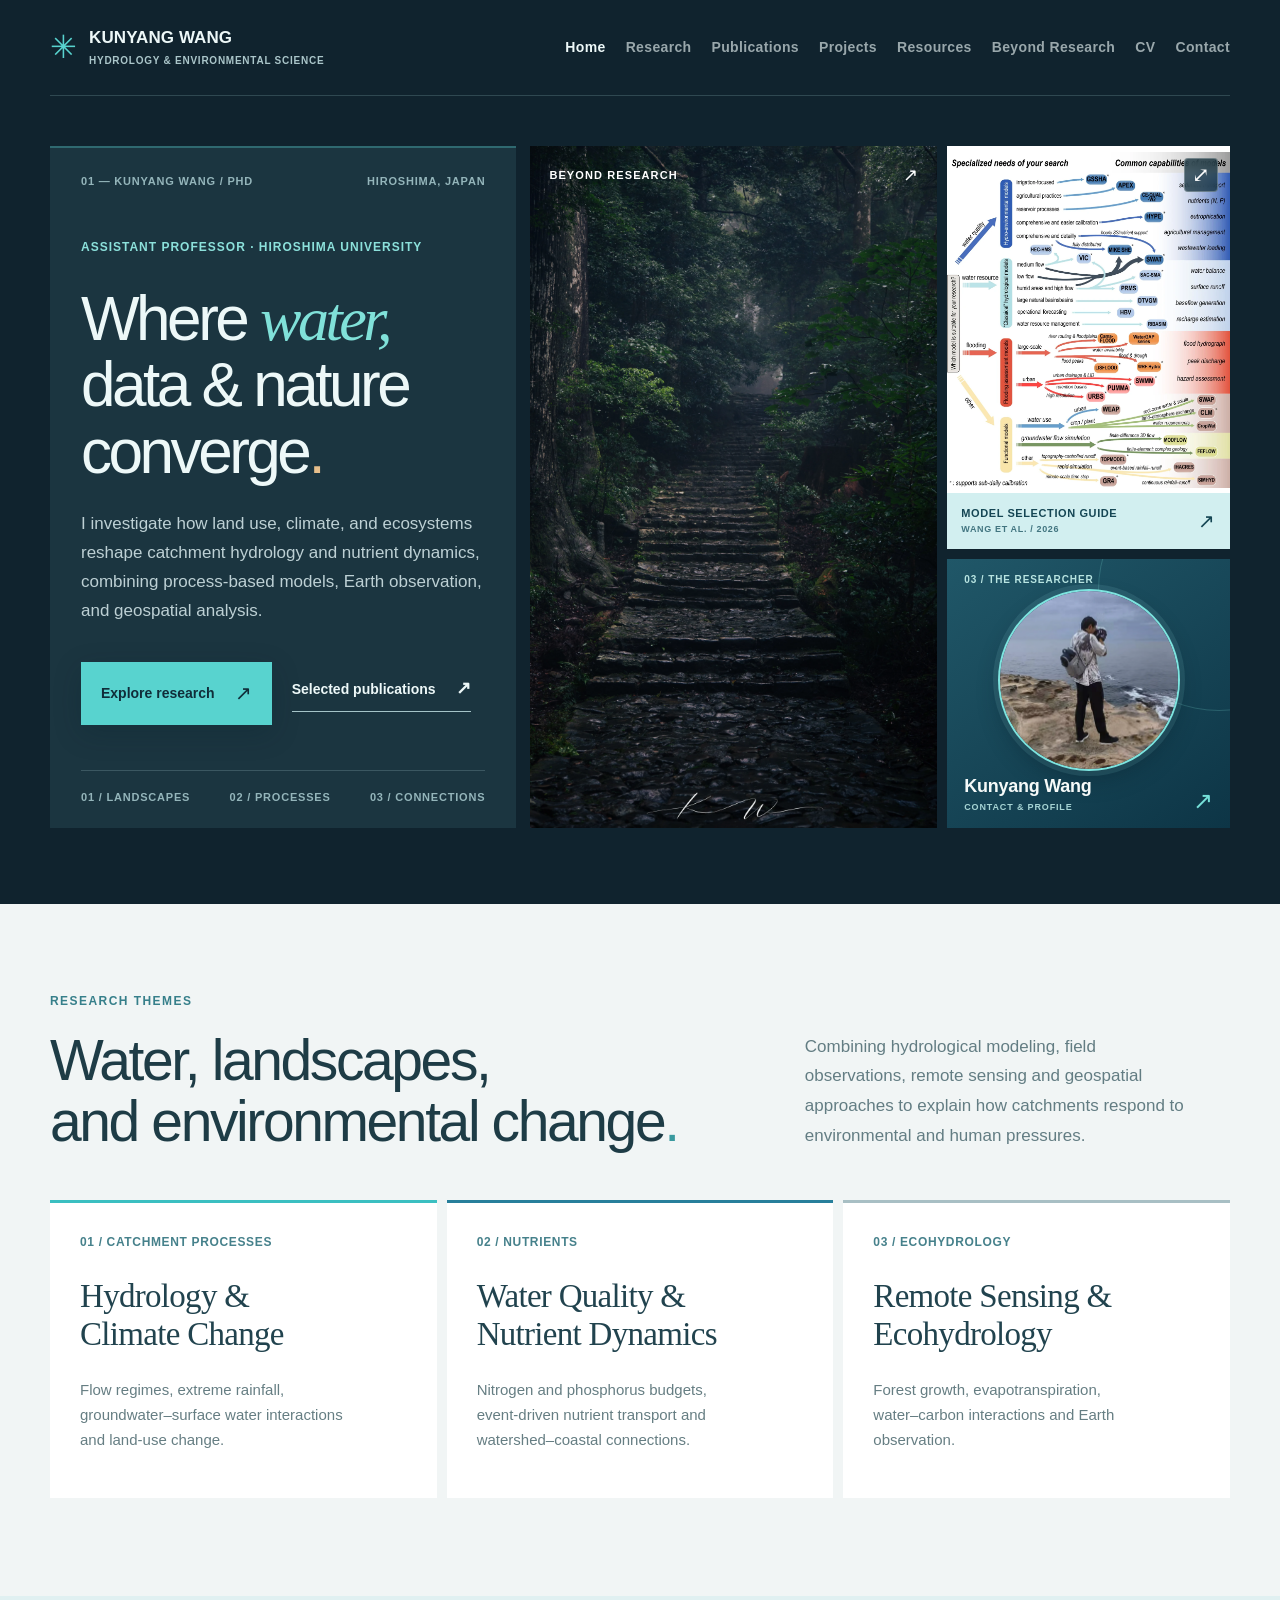
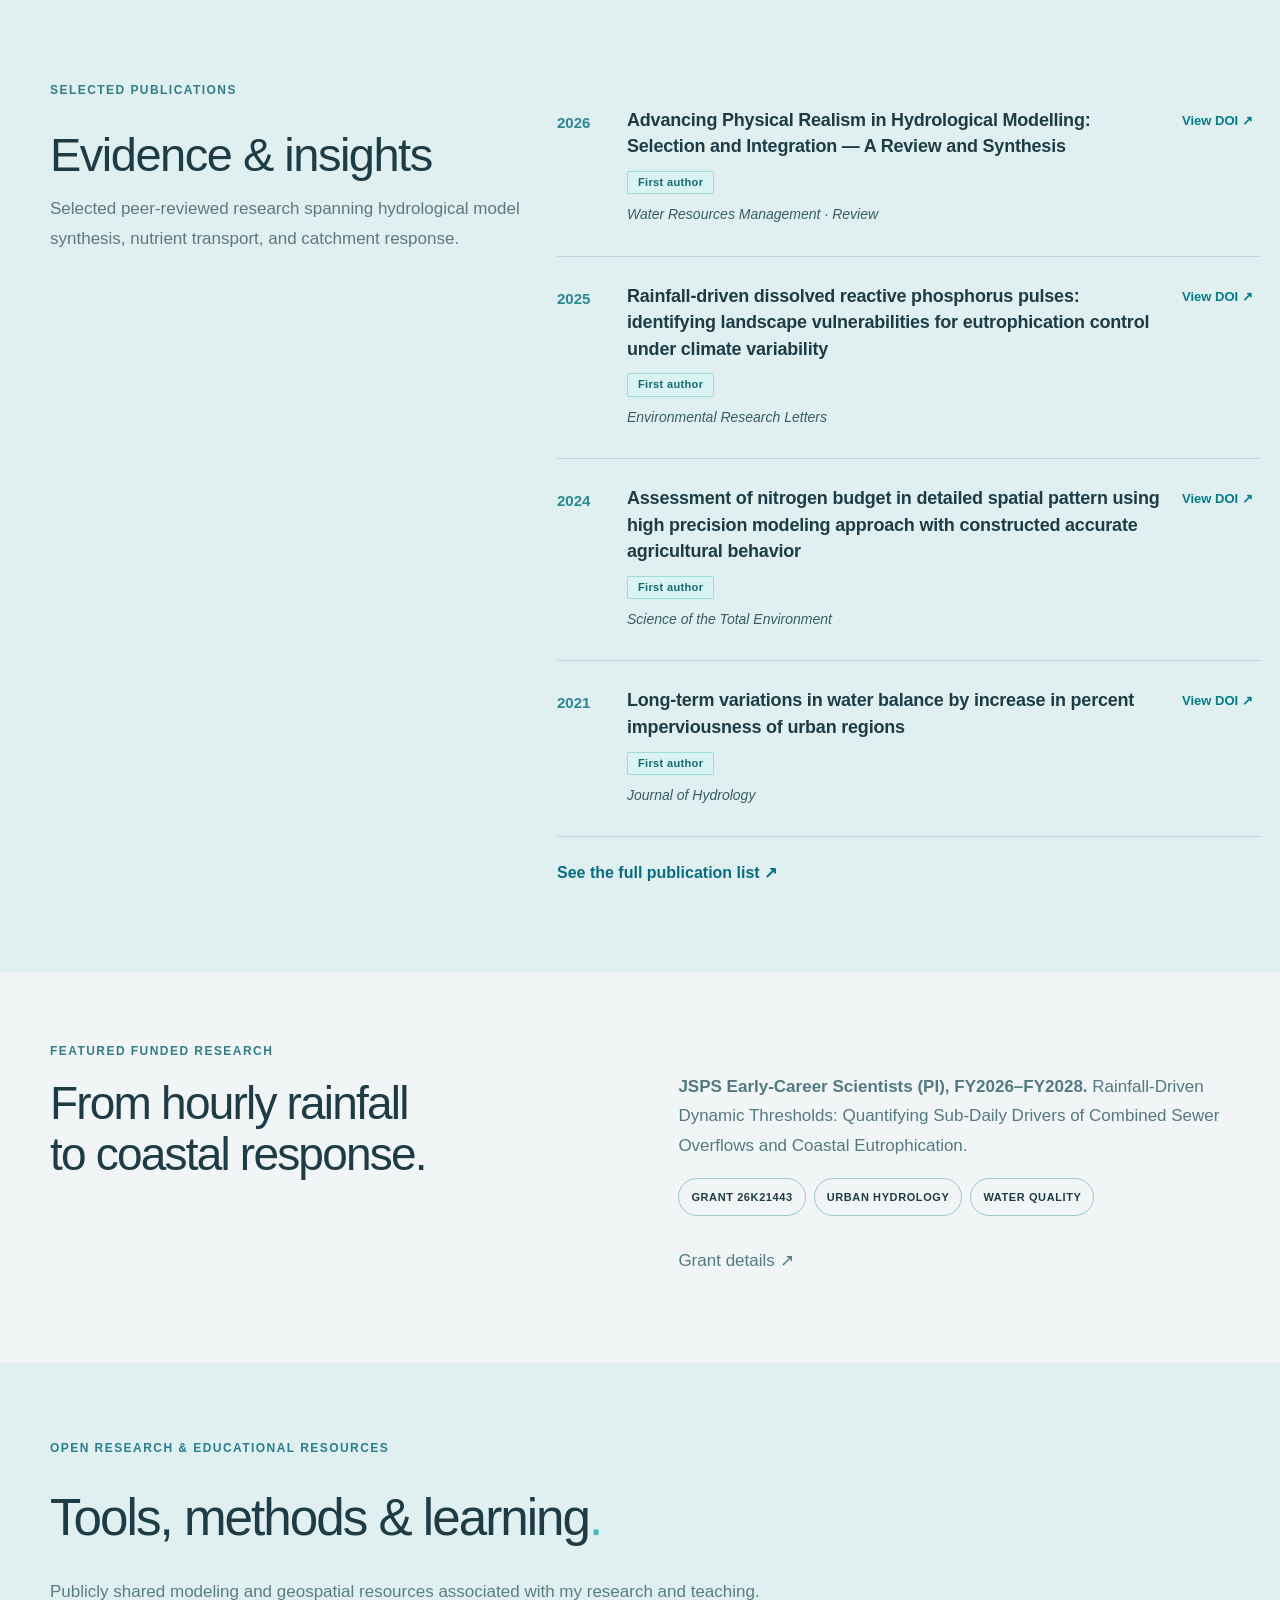
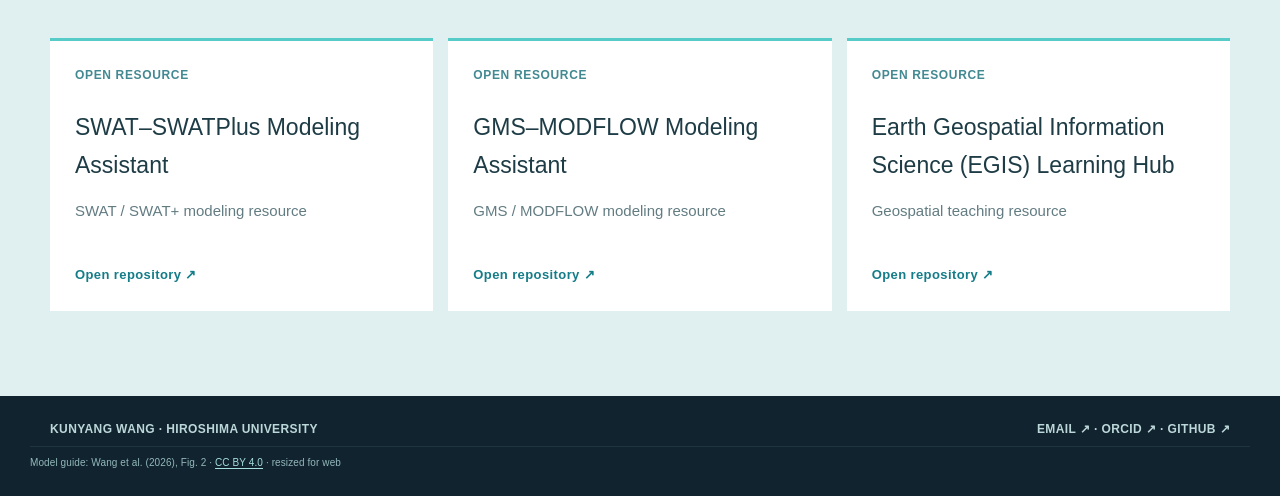
<file: index.html>
<!DOCTYPE html>

<html lang="en"><head><meta charset="utf-8"/><meta content="width=device-width,initial-scale=1" name="viewport"/><meta content="Academic website of Kunyang Wang, Assistant Professor at Hiroshima University. Hydrology, water quality, remote sensing, and environmental modeling." name="description"/><title>Research Atlas | Kunyang Wang</title><link href="assets/base.css" rel="stylesheet"/><link href="assets/c-turquoise.css" rel="stylesheet"/><link href="assets/academic.css" rel="stylesheet"/><link href="assets/typography-v3.css" rel="stylesheet"/><link href="assets/photography-v4.css" rel="stylesheet"/><link href="assets/hero-photo-v5.css" rel="stylesheet"/><link href="assets/hero-grid-v6.css" rel="stylesheet"/><link href="assets/model-guide-v7.css" rel="stylesheet"/><link href="assets/portrait-tile-v9.css" rel="stylesheet"/></head><body><div class="top-shell" id="home"><header class="wrap site-nav"><a class="logo" href="index.html"><span class="logo-symbol">✳</span><span class="logo-words">KUNYANG WANG<small>HYDROLOGY &amp; ENVIRONMENTAL SCIENCE</small></span></a><nav aria-label="Main navigation" class="navlinks"><a class="active" href="index.html">Home</a><a href="index.html#research">Research</a><a href="publications.html">Publications</a><a href="projects.html">Projects</a><a href="resources.html">Resources</a><a href="beyond-research.html">Beyond Research</a><a href="cv.html">CV</a><a href="contact.html">Contact</a></nav></header>
<section class="hero wrap"><div class="hero-left"><div class="eyebrow"><span>01 — KUNYANG WANG / PHD</span><span>HIROSHIMA, JAPAN</span></div><div class="left-inner"><div class="tiny-caps">ASSISTANT PROFESSOR · HIROSHIMA UNIVERSITY</div><h1>Where <span>water,</span><br/>data &amp; nature<br/>converge<span class="stop">.</span></h1><p>I investigate how land use, climate, and ecosystems reshape catchment hydrology and nutrient dynamics, combining process-based models, Earth observation, and geospatial analysis.</p><div class="actions"><a class="primary" href="#research">Explore research <span>↗</span></a><a class="secondary" href="publications.html">Selected publications <span>↗</span></a></div></div><div class="left-bottom"><span>01 / LANDSCAPES</span><span>02 / PROCESSES</span><span>03 / CONNECTIONS</span></div></div><div class="hero-board"><a aria-label="Explore photography by Kunyang Wang" class="photo-tile" href="beyond-research.html"><img alt="A stone staircase rises through a dark green forest toward soft light; photograph by Kunyang Wang." decoding="async" fetchpriority="high" height="3840" loading="eager" src="photos/albums/kumano-kodo/01-mg-9178-1.webp" width="2560"/><div class="image-top">BEYOND RESEARCH<span>↗</span></div></a><figure class="map-tile model-guide-tile">
<a aria-label="Read Wang et al. (2026) review: Advancing Physical Realism in Hydrological Modelling" class="model-guide-link" href="https://doi.org/10.1007/s11269-026-04534-1" rel="noopener noreferrer" target="_blank"><img alt="Hydrological model-selection flowchart matching specialized research needs with model capabilities; from Wang et al. (2026), Figure 2." decoding="async" height="1307" loading="eager" src="assets/wang-et-al-2026-model-selection.webp" width="1100"/><span class="model-guide-caption"><span><strong>MODEL SELECTION GUIDE</strong><small>WANG ET AL. / 2026</small></span><b aria-hidden="true">↗</b></span></a>
<a aria-label="Open the full-resolution model selection figure in a new tab" class="model-guide-zoom" href="assets/wang-et-al-2026-model-selection-full.jpg" rel="noopener noreferrer" target="_blank" title="View full figure">⤢</a>
</figure><a aria-label="About Kunyang Wang — visit the Contact page" class="portrait-tile" href="contact.html"><span class="portrait-kicker">03 / THE RESEARCHER</span><span class="portrait-avatar"><img alt="Kunyang Wang standing on a rocky coastline and photographing the sea, full-length view" decoding="async" height="720" loading="eager" src="photos/site/kunyang-wang-coast-portrait.webp" width="720"/></span><span class="portrait-footer"><span class="portrait-label"><strong>Kunyang Wang</strong><small>CONTACT &amp; PROFILE</small></span><b aria-hidden="true">↗</b></span></a></div></section></div>
<section class="focus" id="research"><div class="wrap"><div class="focus-intro"><div><div class="tiny-caps">RESEARCH THEMES</div><h2>Water, landscapes,<br/>and environmental change<span>.</span></h2></div><p>Combining hydrological modeling, field observations, remote sensing and geospatial approaches to explain how catchments respond to environmental and human pressures.</p></div>
<div class="focus-grid"><article class="focus-card"><div class="tag">01 / CATCHMENT PROCESSES</div><h3>Hydrology &amp;<br/>Climate Change</h3><p>Flow regimes, extreme rainfall, groundwater–surface water interactions and land-use change.</p></article>
<article class="focus-card"><div class="tag">02 / NUTRIENTS</div><h3>Water Quality &amp;<br/>Nutrient Dynamics</h3><p>Nitrogen and phosphorus budgets, event-driven nutrient transport and watershed–coastal connections.</p></article>
<article class="focus-card"><div class="tag">03 / ECOHYDROLOGY</div><h3>Remote Sensing &amp;<br/>Ecohydrology</h3><p>Forest growth, evapotranspiration, water–carbon interactions and Earth observation.</p></article></div></div></section>
<section class="selected-publications-band" id="work"><div class="work wrap selected-section"><div><div class="tiny-caps">SELECTED PUBLICATIONS</div><h2>Evidence &amp; insights</h2><p>Selected peer-reviewed research spanning hydrological model synthesis, nutrient transport, and catchment response.</p></div><div class="selected-list"><article class="publication-card"><div class="pub-year">2026</div><div class="pub-info"><h3>Advancing Physical Realism in Hydrological Modelling: Selection and Integration — A Review and Synthesis</h3><span class="first-author-badge">First author</span><p class="pub-authors">Wang, K., Onodera, S.-I., Saito, M., Nang, Y.W.</p><p class="pub-journal">Water Resources Management · Review</p></div><div class="pub-link"><a class="doi-link" href="https://doi.org/10.1007/s11269-026-04534-1" rel="noopener noreferrer" target="_blank">View DOI <span aria-hidden="true">↗</span></a></div></article><article class="publication-card"><div class="pub-year">2025</div><div class="pub-info"><h3>Rainfall-driven dissolved reactive phosphorus pulses: identifying landscape vulnerabilities for eutrophication control under climate variability</h3><span class="first-author-badge">First author</span><p class="pub-authors">Wang, K., Onodera, S.-I., Saito, M., Kimbi, S.B., Ishida, T.</p><p class="pub-journal">Environmental Research Letters</p></div><div class="pub-link"><a class="doi-link" href="https://doi.org/10.1088/1748-9326/ae00e0" rel="noopener noreferrer" target="_blank">View DOI <span aria-hidden="true">↗</span></a></div></article><article class="publication-card"><div class="pub-year">2024</div><div class="pub-info"><h3>Assessment of nitrogen budget in detailed spatial pattern using high precision modeling approach with constructed accurate agricultural behavior</h3><span class="first-author-badge">First author</span><p class="pub-authors">Wang, K., Onodera, S.-I., Saito, M., Shimizu, Y.</p><p class="pub-journal">Science of the Total Environment</p></div><div class="pub-link"><a class="doi-link" href="https://doi.org/10.1016/j.scitotenv.2023.169631" rel="noopener noreferrer" target="_blank">View DOI <span aria-hidden="true">↗</span></a></div></article><article class="publication-card"><div class="pub-year">2021</div><div class="pub-info"><h3>Long-term variations in water balance by increase in percent imperviousness of urban regions</h3><span class="first-author-badge">First author</span><p class="pub-authors">Wang, K., Onodera, S.-I., Saito, M., Shimizu, Y.</p><p class="pub-journal">Journal of Hydrology</p></div><div class="pub-link"><a class="doi-link" href="https://doi.org/10.1016/j.jhydrol.2021.126767" rel="noopener noreferrer" target="_blank">View DOI <span aria-hidden="true">↗</span></a></div></article><div class="inline-cta"><a class="" href="publications.html" rel="noopener noreferrer" target="_blank">See the full publication list <span aria-hidden="true">↗</span></a></div></div></div></section>
<section class="interlude" id="projects"><div class="wrap interlude-grid"><div><div class="tiny-caps">FEATURED FUNDED RESEARCH</div><h2>From hourly rainfall<br/>to coastal response.</h2></div><div><p><strong>JSPS Early-Career Scientists (PI), FY2026–FY2028.</strong> Rainfall-Driven Dynamic Thresholds: Quantifying Sub-Daily Drivers of Combined Sewer Overflows and Coastal Eutrophication.</p><div class="pills"><span>GRANT 26K21443</span><span>URBAN HYDROLOGY</span><span>WATER QUALITY</span></div><p><a class="" href="projects.html">Grant details <span aria-hidden="true">↗</span></a></p></div></div></section>
<section class="resource-band"><div class="wrap"><div class="tiny-caps">OPEN RESEARCH &amp; EDUCATIONAL RESOURCES</div><h2>Tools, methods &amp; learning<span>.</span></h2><p>Publicly shared modeling and geospatial resources associated with my research and teaching.</p><div class="resource-grid"><div class="resource-card"><div class="tag">OPEN RESOURCE</div><h3>SWAT–SWATPlus Modeling Assistant</h3><p>SWAT / SWAT+ modeling resource</p><a class="" href="https://github.com/kywang32/SWAT-SWATPlus-Modeling-Assistant" rel="noopener noreferrer" target="_blank">Open repository <span aria-hidden="true">↗</span></a></div><div class="resource-card"><div class="tag">OPEN RESOURCE</div><h3>GMS–MODFLOW Modeling Assistant</h3><p>GMS / MODFLOW modeling resource</p><a class="" href="https://github.com/kywang32/GMS-MODFLOW-Modeling-Assistant" rel="noopener noreferrer" target="_blank">Open repository <span aria-hidden="true">↗</span></a></div><div class="resource-card"><div class="tag">OPEN RESOURCE</div><h3>Earth Geospatial Information Science (EGIS) Learning Hub</h3><p>Geospatial teaching resource</p><a class="" href="https://github.com/kywang32/EGIS-Geospatial-Learning-Hub" rel="noopener noreferrer" target="_blank">Open repository <span aria-hidden="true">↗</span></a></div></div></div></section>
<footer id="contact"><div class="wrap"><span>KUNYANG WANG · HIROSHIMA UNIVERSITY</span><span><a class="" href="mailto:kywang@hiroshima-u.ac.jp" rel="noopener noreferrer" target="_blank">EMAIL <span aria-hidden="true">↗</span></a> · <a class="" href="https://orcid.org/0000-0001-8528-1574" rel="noopener noreferrer" target="_blank">ORCID <span aria-hidden="true">↗</span></a> · <a class="" href="https://github.com/kywang32" rel="noopener noreferrer" target="_blank">GITHUB <span aria-hidden="true">↗</span></a></span></div><span class="figure-credit">Model guide: Wang et al. (2026), Fig. 2 · <a href="https://creativecommons.org/licenses/by/4.0/" rel="license noopener noreferrer" target="_blank">CC BY 4.0</a> · resized for web</span></footer></body></html>
</file>
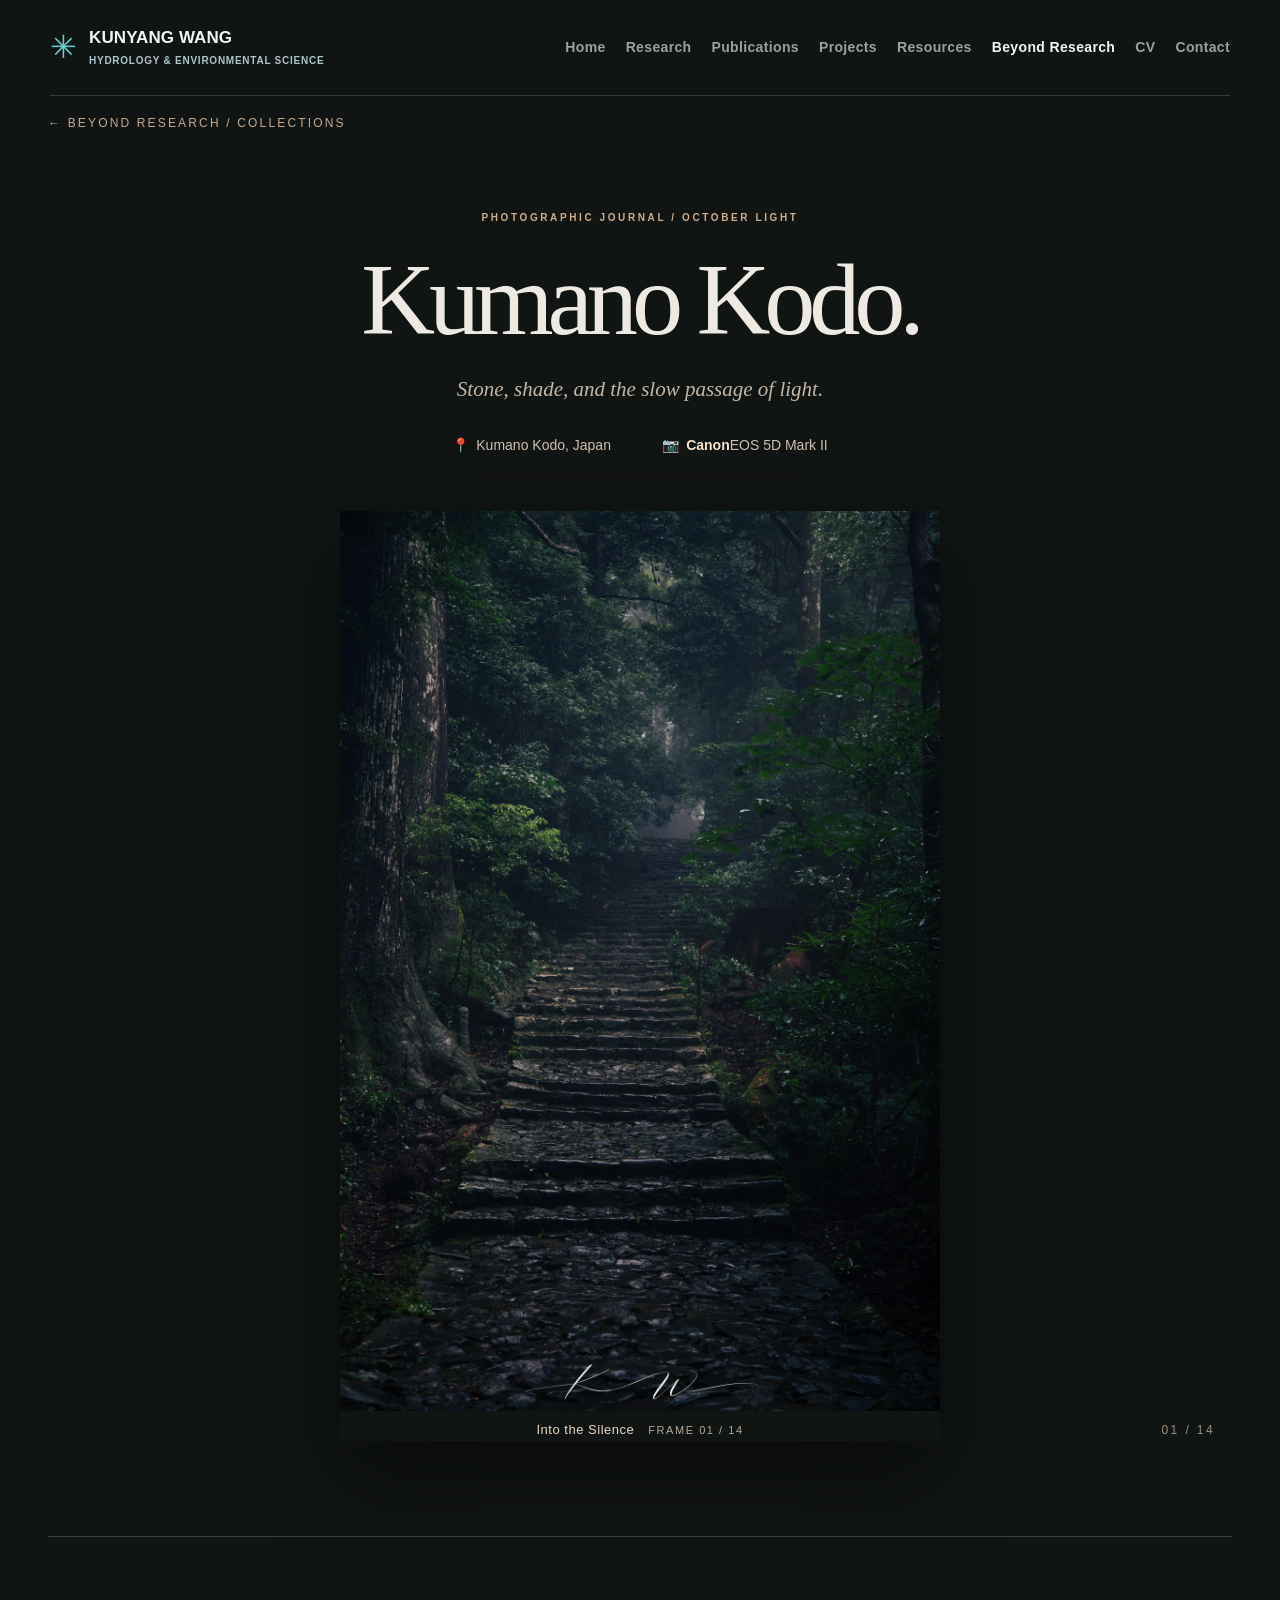
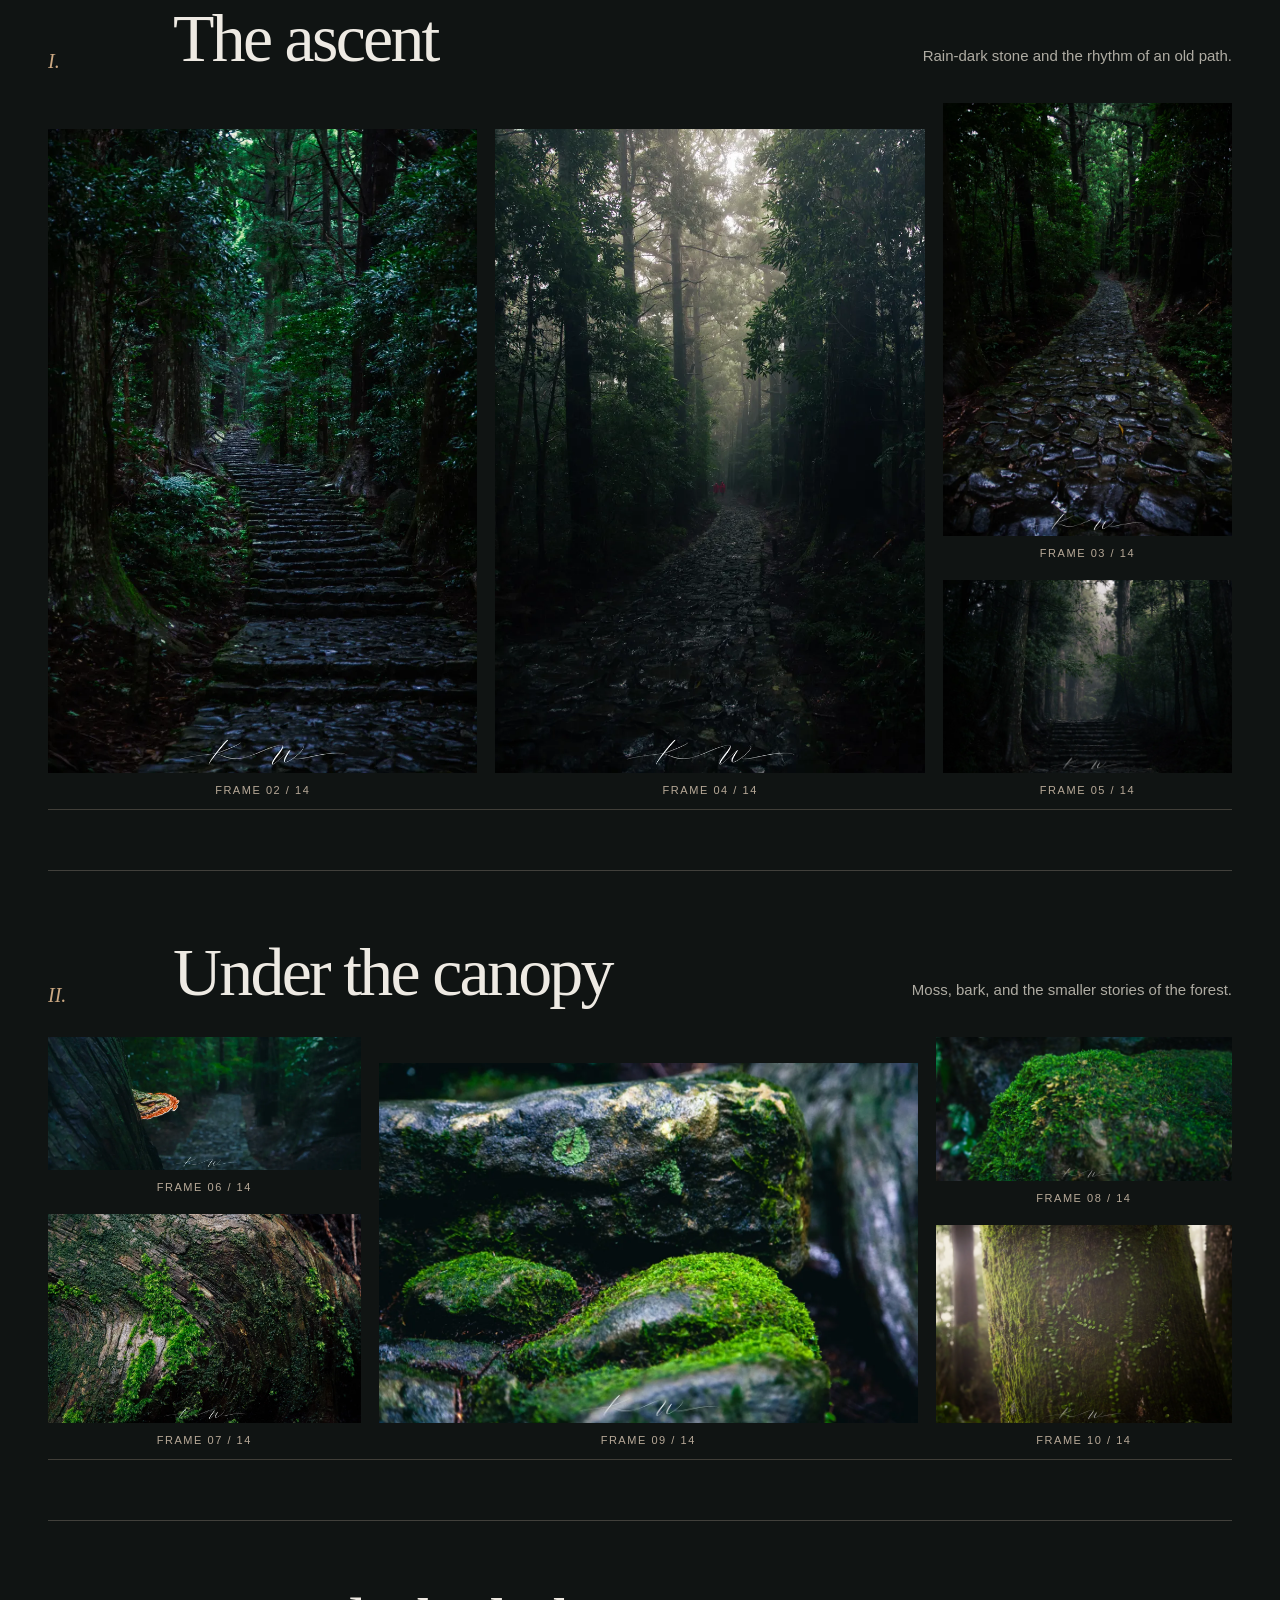
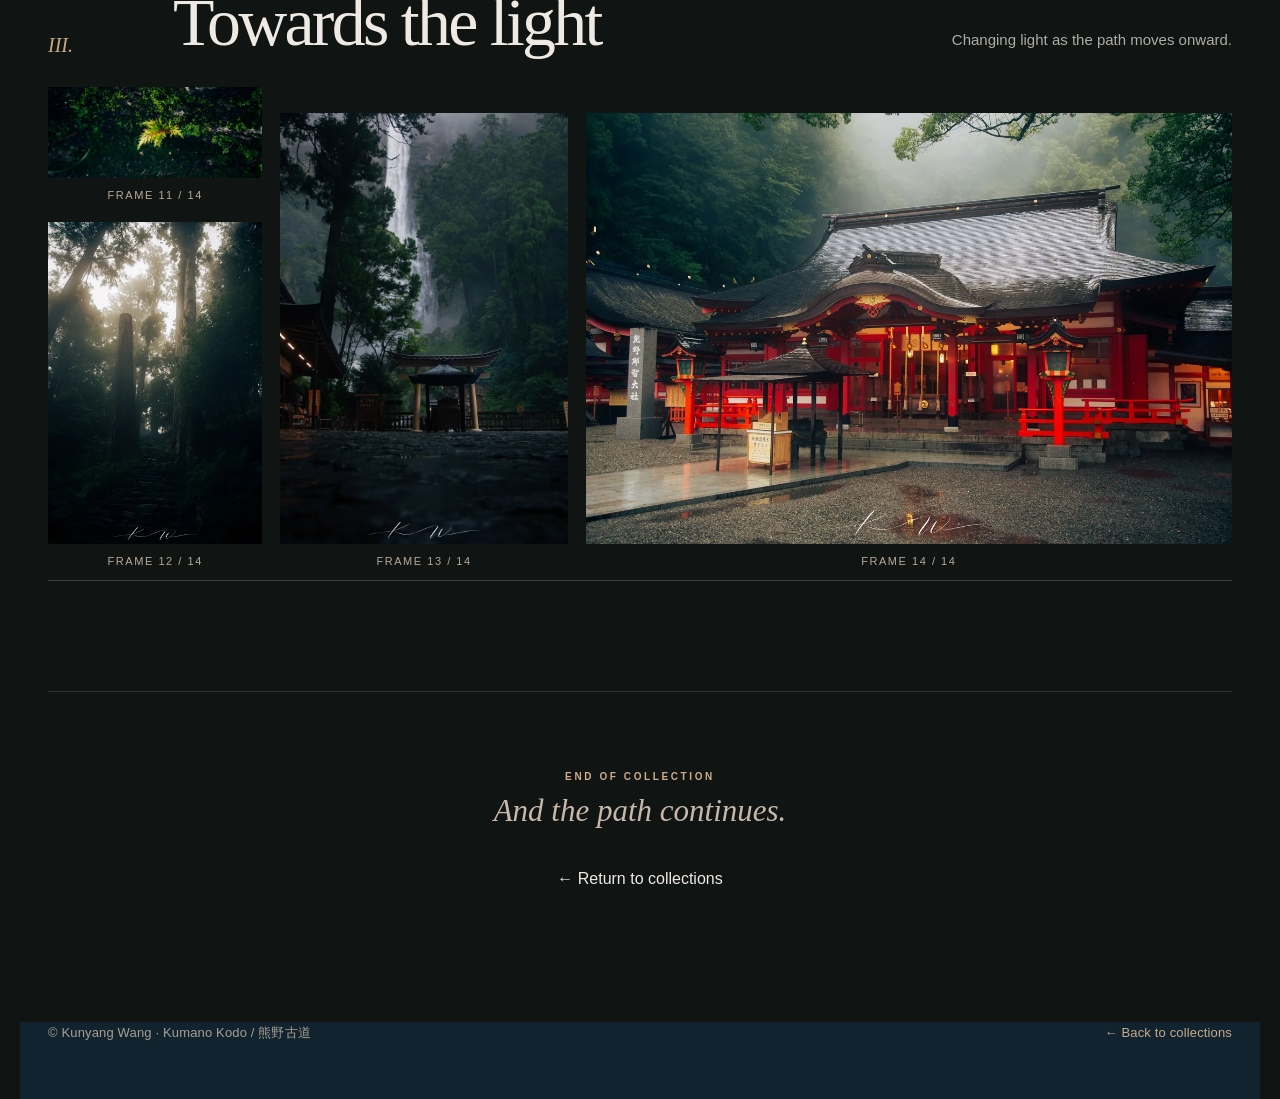
<file: album.html>
<!DOCTYPE html>
<html lang="en"><head><meta charset="utf-8"/><meta content="width=device-width,initial-scale=1" name="viewport"/>
<meta content="Kumano Kodo photographic journal by Kunyang Wang." name="description"/>
<title>Kumano Kodo | Beyond Research | Kunyang Wang</title>
<link href="assets/base.css" rel="stylesheet"/>
<link href="assets/c-turquoise.css" rel="stylesheet"/>
<link href="assets/academic.css" rel="stylesheet"/>
<link href="assets/typography-v3.css" rel="stylesheet"/>
<link href="assets/kumano-hybrid.css" rel="stylesheet"/>
<link href="assets/kumano-baseline.css" rel="stylesheet"/>
<link href="assets/kumano-viewer-v15.css" rel="stylesheet"/>
<style>
body.hybrid-two{background:#101413;color:#eeeae3} .top-shell{background:transparent} .album-shell{max-width:1240px;margin:0 auto;padding:0 28px 60px}.album-shell .back{display:inline-block;margin-top:18px;color:#c7aa8d;text-decoration:none;font-size:12px;letter-spacing:.18em;text-transform:uppercase}.album-shell .back:hover{text-decoration:underline}.page-footer{max-width:1240px;margin:0 auto;padding:0 28px 56px;color:#a89f93;font-size:13px;display:flex;justify-content:space-between;gap:20px}.page-footer a{color:#c7aa8d;text-decoration:none}.page-footer a:hover{text-decoration:underline}.featured .photo{cursor:pointer;background:transparent;border:0;padding:0}.baseline-column .photo,.featured .photo{background:transparent;border:0;padding:0;cursor:pointer}.photo img{display:block}.photocap{display:block;margin-top:8px;color:#b7a998;font-size:11px;letter-spacing:.14em;text-transform:uppercase}.micon{margin-right:7px}
.h2-intro .meta{display:flex;align-items:center;justify-content:center;flex-wrap:wrap;column-gap:clamp(24px,4vw,52px);row-gap:9px;font-size:14px;line-height:1.6}
.h2-intro .meta>span{display:inline-flex;align-items:center;white-space:nowrap}
.featured .photocap{display:flex;align-items:baseline;justify-content:center;flex-wrap:wrap;column-gap:14px;row-gap:3px}
.featured .cover-photo-title{font-size:13px;font-weight:500;color:#e8d8c5;letter-spacing:.04em;text-transform:none}
.featured .cover-photo-number{font-size:11px;color:#b7a998}
@media(max-width:720px){.album-shell,.page-footer{padding:0 18px 42px}.page-footer{flex-direction:column}}
</style></head><body class="hybrid-two">
<div class="top-shell"><header class="wrap site-nav"><a class="logo" href="index.html"><span class="logo-symbol">✳</span><span class="logo-words">KUNYANG WANG<small>HYDROLOGY &amp; ENVIRONMENTAL SCIENCE</small></span></a><nav aria-label="Main navigation" class="navlinks"><a class="" href="index.html">Home</a><a class="" href="index.html#research">Research</a><a class="" href="publications.html">Publications</a><a class="" href="projects.html">Projects</a><a class="" href="resources.html">Resources</a><a class="active" href="beyond-research.html">Beyond Research</a><a class="" href="cv.html">CV</a><a class="" href="contact.html">Contact</a></nav></header></div>
<main class="album-shell wide"><a class="back" href="beyond-research.html">← Beyond Research / Collections</a><div class="h2-intro"><div class="section-label">Photographic journal / October light</div><h1>Kumano Kodo.</h1><div class="lead">Stone, shade, and the slow passage of light.</div><div class="meta"><span><span class="micon">📍</span> Kumano Kodo, Japan</span><span><span class="micon">📷</span> <strong>Canon</strong> EOS 5D Mark II</span></div></div><section class="featured reveal"><button class="photo" aria-label="Open photograph 01" onclick="window.Kumano.openPhoto(0)"><img src="photos/albums/kumano-kodo/01-mg-9178-1.webp" alt="Forest stone stairway on Kumano Kodo"/><span class="photocap"><span class="cover-photo-title">Into the Silence</span><span class="cover-photo-number">Frame 01 / 14</span></span></button></section><section class="chap reveal"><div class="chap-head"><div class="chap-no">I.</div><h2>The ascent</h2><p>Rain-dark stone and the rhythm of an old path.</p></div><div class="baseline-wall" id="the-ascent" data-wide="1|3|2,4" data-tablet="1,2|3,4" data-mobile="1,2,3,4" aria-label="Photographs with aligned chapter baseline"></div></section><section class="chap reveal"><div class="chap-head"><div class="chap-no">II.</div><h2>Under the canopy</h2><p>Moss, bark, and the smaller stories of the forest.</p></div><div class="baseline-wall" id="under-the-canopy" data-wide="5,6|8|7,9" data-tablet="5,6,7|8,9" data-mobile="5,6,7,8,9" aria-label="Photographs with aligned chapter baseline"></div></section><section class="chap reveal"><div class="chap-head"><div class="chap-no">III.</div><h2>Towards the light</h2><p>Changing light as the path moves onward.</p></div><div class="baseline-wall" id="towards-the-light" data-wide="10,11|12|13" data-tablet="10,11|12,13" data-mobile="10,11,12,13" aria-label="Photographs with aligned chapter baseline"></div></section><section class="h2-outro"><span class="section-label">End of collection</span><p>And the path continues.</p><a class="text-cta" href="beyond-research.html">← Return to collections</a></section></main><footer class="page-footer"><span>© Kunyang Wang · Kumano Kodo / 熊野古道</span><a href="beyond-research.html">← Back to collections</a></footer><script src="assets/kumano-album-data.js"></script><script src="assets/kumano-gallery.js"></script><script src="assets/kumano-baseline.js"></script></body></html>
</file>
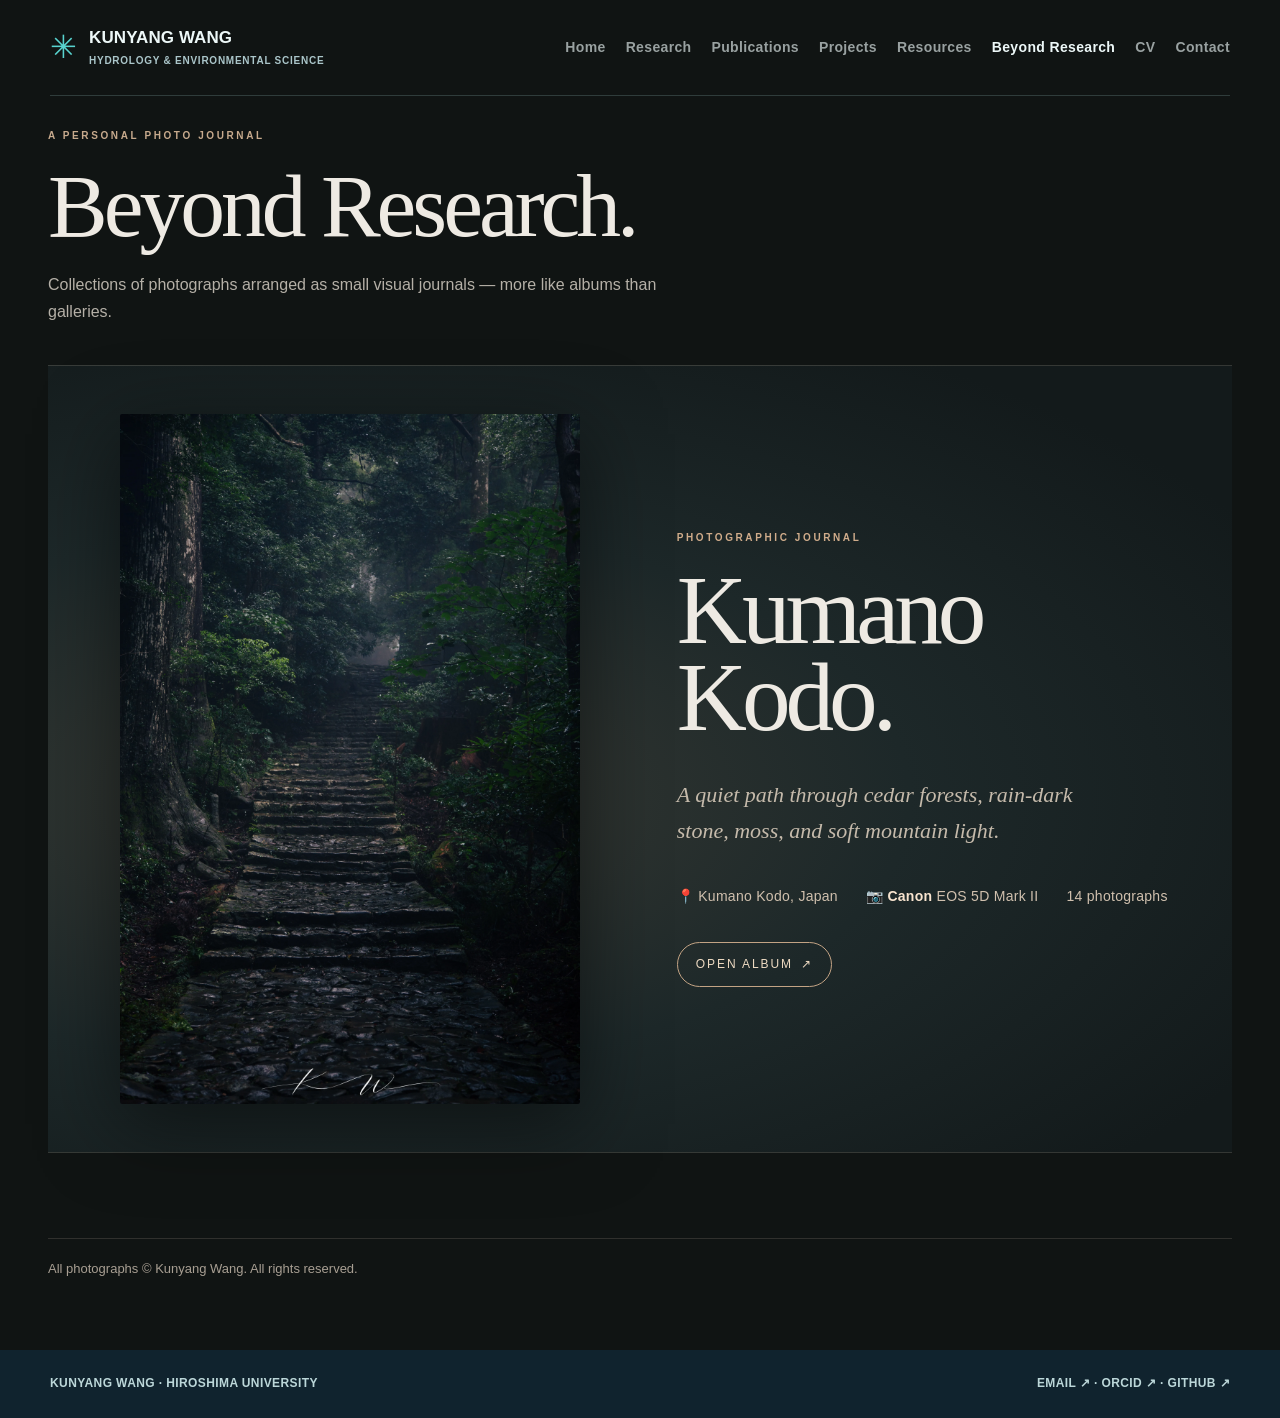
<file: beyond-research.html>
<!DOCTYPE html>
<html lang="en"><head><meta charset="utf-8"/><meta content="width=device-width,initial-scale=1" name="viewport"/>
<meta content="Photography collections by Kunyang Wang." name="description"/>
<title>Beyond Research | Kunyang Wang</title>
<link href="assets/base.css" rel="stylesheet"/>
<link href="assets/c-turquoise.css" rel="stylesheet"/>
<link href="assets/academic.css" rel="stylesheet"/>
<link href="assets/typography-v3.css" rel="stylesheet"/>
<link href="assets/photography-v4.css" rel="stylesheet"/>
<link href="assets/kumano-hybrid.css" rel="stylesheet"/>
<style>
body{background:#101413;color:#eeeae3} .top-shell{background:transparent} .beyond-wrap{max-width:1240px;margin:0 auto;padding:0 28px 70px} .collection-title{padding-top:32px}.collection-title .section-label{color:#c7aa8d}.collection-title .intro{color:#b5b0a7}.h2-cover-shell{margin-top:12px} .h2-cover-photo img{border-radius:2px} .meta-line{display:flex;flex-wrap:wrap;gap:20px 28px;margin:16px 0 6px;color:#d0c0ae;font-size:14px;letter-spacing:.02em} .meta-line strong{color:#f8e4cf} .album-cta{display:inline-flex;align-items:center;gap:8px;padding:12px 18px;border-radius:999px;border:1px solid #c3a384;color:#eddac2;text-decoration:none;font-size:12px;letter-spacing:.16em;text-transform:uppercase} .album-cta:hover{background:#423b33} .album-grid-note{display:flex;justify-content:space-between;gap:20px;align-items:flex-start;border-top:1px solid rgba(236,219,202,.14);margin-top:36px;padding-top:18px;color:#a89f93;font-size:13px;line-height:1.8} @media(max-width:720px){.beyond-wrap{padding:0 18px 48px}.album-grid-note{flex-direction:column}.collection-title{padding-top:16px}}

/* Entire album card is one accessible link; Open album is visual, not a second target. */
.album-cover-link{display:block;color:inherit;text-decoration:none;cursor:pointer;transition:border-color .25s ease,box-shadow .25s ease,filter .25s ease;}
.album-cover-link:hover{border-color:rgba(222,186,148,.6);box-shadow:0 16px 68px rgba(0,0,0,.27);}
.album-cover-link:focus-visible{outline:3px solid #ddb790;outline-offset:5px;}
.album-cover-link .album-cta{pointer-events:none;transition:background .2s ease,border-color .2s ease;}
.album-cover-link:hover .album-cta,.album-cover-link:focus-visible .album-cta{background:#423b33;border-color:#e0c3a4;}
</style></head><body class="hybrid-two">
<div class="top-shell"><header class="wrap site-nav"><a class="logo" href="index.html"><span class="logo-symbol">✳</span><span class="logo-words">KUNYANG WANG<small>HYDROLOGY &amp; ENVIRONMENTAL SCIENCE</small></span></a><nav aria-label="Main navigation" class="navlinks"><a class="" href="index.html">Home</a><a class="" href="index.html#research">Research</a><a class="" href="publications.html">Publications</a><a class="" href="projects.html">Projects</a><a class="" href="resources.html">Resources</a><a class="active" href="beyond-research.html">Beyond Research</a><a class="" href="cv.html">CV</a><a class="" href="contact.html">Contact</a></nav></header></div>
<main class="beyond-wrap">
<section class="collection-title">
<div class="section-label">A PERSONAL PHOTO JOURNAL</div>
<h1>Beyond Research.</h1>
<p class="intro">Collections of photographs arranged as small visual journals — more like albums than galleries.</p>
</section>
<a class="h2-cover-shell album-cover-link" href="album.html?album=kumano-kodo" aria-label="Open Kumano Kodo photographic album, 14 photographs">
  <div class="h2-cover">
    <div class="h2-cover-photo"><img src="photos/albums/kumano-kodo/01-mg-9178-1.webp" alt="Stone stairway disappearing into misty forest on Kumano Kodo"/></div>
    <div class="h2-cover-text">
      <div class="section-label">Photographic Journal</div>
      <h2>Kumano Kodo.</h2>
      <p>A quiet path through cedar forests, rain-dark stone, moss, and soft mountain light.</p>
      <div class="meta-line"><span>📍 Kumano Kodo, Japan</span><span>📷 <strong>Canon</strong> EOS 5D Mark II</span><span>14 photographs</span></div>
      <span class="album-cta" aria-hidden="true">Open album <span aria-hidden="true">↗</span></span>
    </div>
  </div>
</a>
<div class="album-grid-note"><span>All photographs © Kunyang Wang. All rights reserved.</span></div>
</main>
<footer id="contact"><div class="wrap"><span>KUNYANG WANG · HIROSHIMA UNIVERSITY</span><span><a href="mailto:kywang@hiroshima-u.ac.jp" rel="noopener noreferrer" target="_blank">EMAIL <span aria-hidden="true">↗</span></a> · <a href="https://orcid.org/0000-0001-8528-1574" rel="noopener noreferrer" target="_blank">ORCID <span aria-hidden="true">↗</span></a> · <a href="https://github.com/kywang32" rel="noopener noreferrer" target="_blank">GITHUB <span aria-hidden="true">↗</span></a></span></div></footer>
</body></html>
</file>
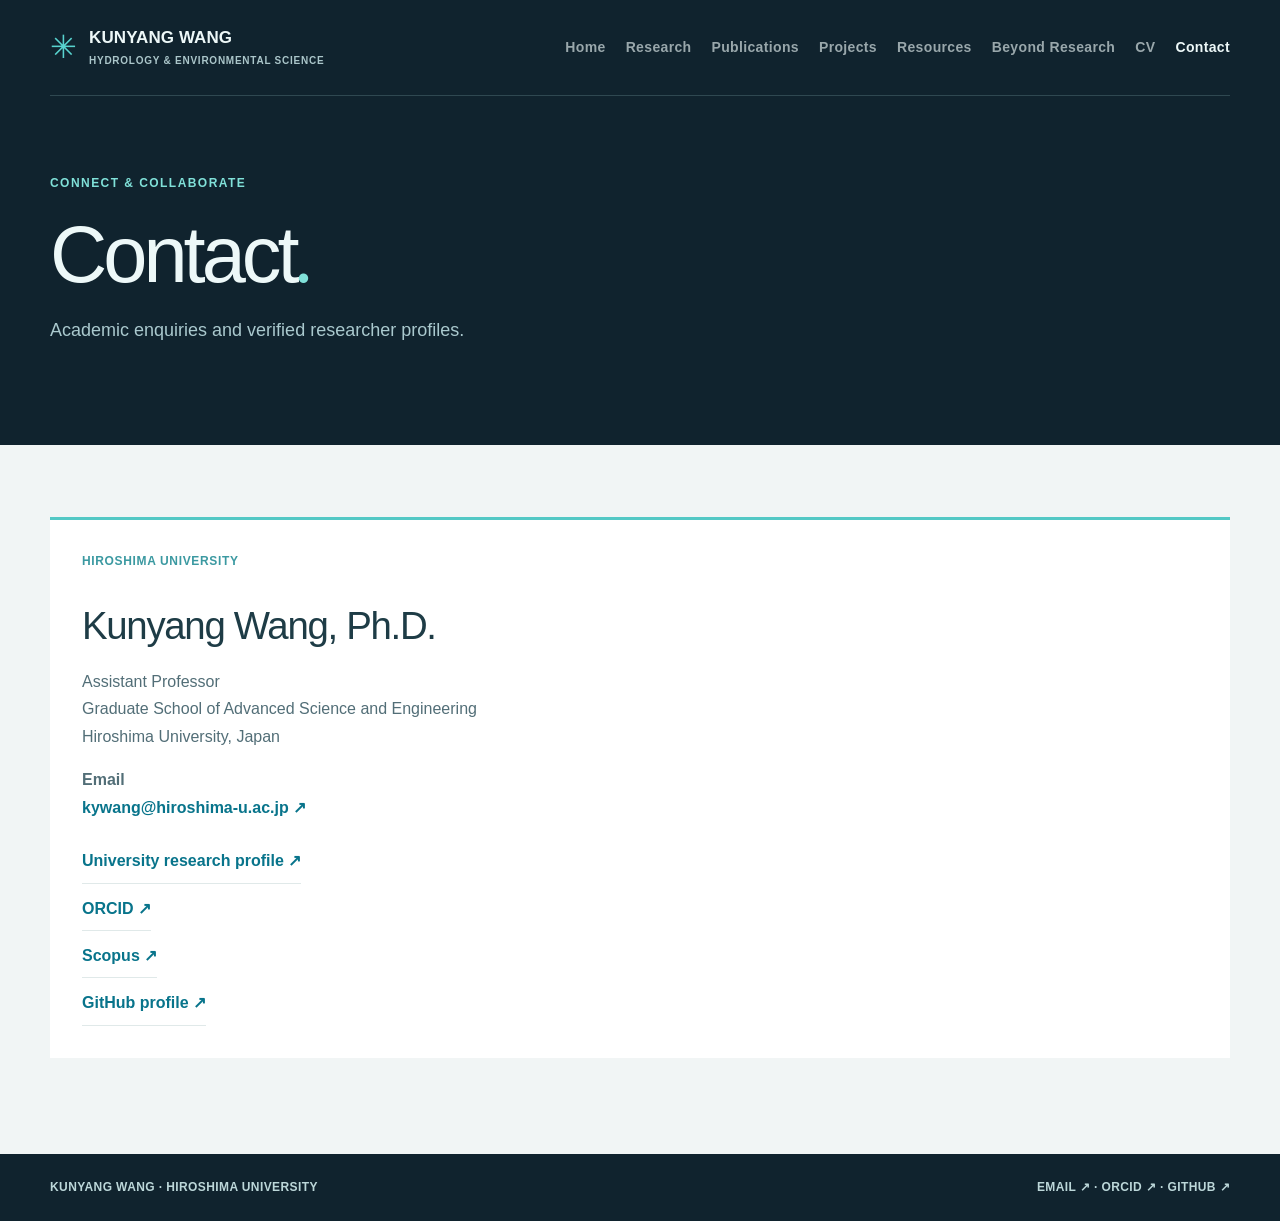
<file: contact.html>
<!DOCTYPE html>

<html lang="en"><head><meta charset="utf-8"/><meta content="width=device-width,initial-scale=1" name="viewport"/><meta content="Academic website of Kunyang Wang, Assistant Professor at Hiroshima University. Hydrology, water quality, remote sensing, and environmental modeling." name="description"/><title>Contact | Kunyang Wang</title><link href="assets/base.css" rel="stylesheet"/><link href="assets/c-turquoise.css" rel="stylesheet"/><link href="assets/academic.css" rel="stylesheet"/><link href="assets/typography-v3.css" rel="stylesheet"/><link href="assets/photography-v4.css" rel="stylesheet"/></head><body><div class="top-shell"><header class="wrap site-nav"><a class="logo" href="index.html"><span class="logo-symbol">✳</span><span class="logo-words">KUNYANG WANG<small>HYDROLOGY &amp; ENVIRONMENTAL SCIENCE</small></span></a><nav aria-label="Main navigation" class="navlinks"><a href="index.html">Home</a><a href="index.html#research">Research</a><a href="publications.html">Publications</a><a href="projects.html">Projects</a><a href="resources.html">Resources</a><a href="beyond-research.html">Beyond Research</a><a href="cv.html">CV</a><a class="active" href="contact.html">Contact</a></nav></header><section class="wrap interior-hero"><div class="tiny-caps">CONNECT &amp; COLLABORATE</div><h1>Contact<span class="stop">.</span></h1><p>Academic enquiries and verified researcher profiles.</p></section></div><main class="wrap page-content"><div class="content-card"><div class="tag">HIROSHIMA UNIVERSITY</div><h2>Kunyang Wang, Ph.D.</h2><p>Assistant Professor<br/>Graduate School of Advanced Science and Engineering<br/>Hiroshima University, Japan</p><p><strong>Email</strong><br/><a class="" href="mailto:kywang@hiroshima-u.ac.jp" rel="noopener noreferrer" target="_blank">kywang@hiroshima-u.ac.jp <span aria-hidden="true">↗</span></a></p><div class="link-list"><a class="" href="https://seeds.office.hiroshima-u.ac.jp/profile/en.964af2345d5a4dce520e17560c007669.html" rel="noopener noreferrer" target="_blank">University research profile <span aria-hidden="true">↗</span></a><a class="" href="https://orcid.org/0000-0001-8528-1574" rel="noopener noreferrer" target="_blank">ORCID <span aria-hidden="true">↗</span></a><a class="" href="https://www.scopus.com/authid/detail.uri?authorId=57223979326" rel="noopener noreferrer" target="_blank">Scopus <span aria-hidden="true">↗</span></a><a class="" href="https://github.com/kywang32" rel="noopener noreferrer" target="_blank">GitHub profile <span aria-hidden="true">↗</span></a></div></div></main><footer id="contact"><div class="wrap"><span>KUNYANG WANG · HIROSHIMA UNIVERSITY</span><span><a class="" href="mailto:kywang@hiroshima-u.ac.jp" rel="noopener noreferrer" target="_blank">EMAIL <span aria-hidden="true">↗</span></a> · <a class="" href="https://orcid.org/0000-0001-8528-1574" rel="noopener noreferrer" target="_blank">ORCID <span aria-hidden="true">↗</span></a> · <a class="" href="https://github.com/kywang32" rel="noopener noreferrer" target="_blank">GITHUB <span aria-hidden="true">↗</span></a></span></div></footer></body></html>
</file>
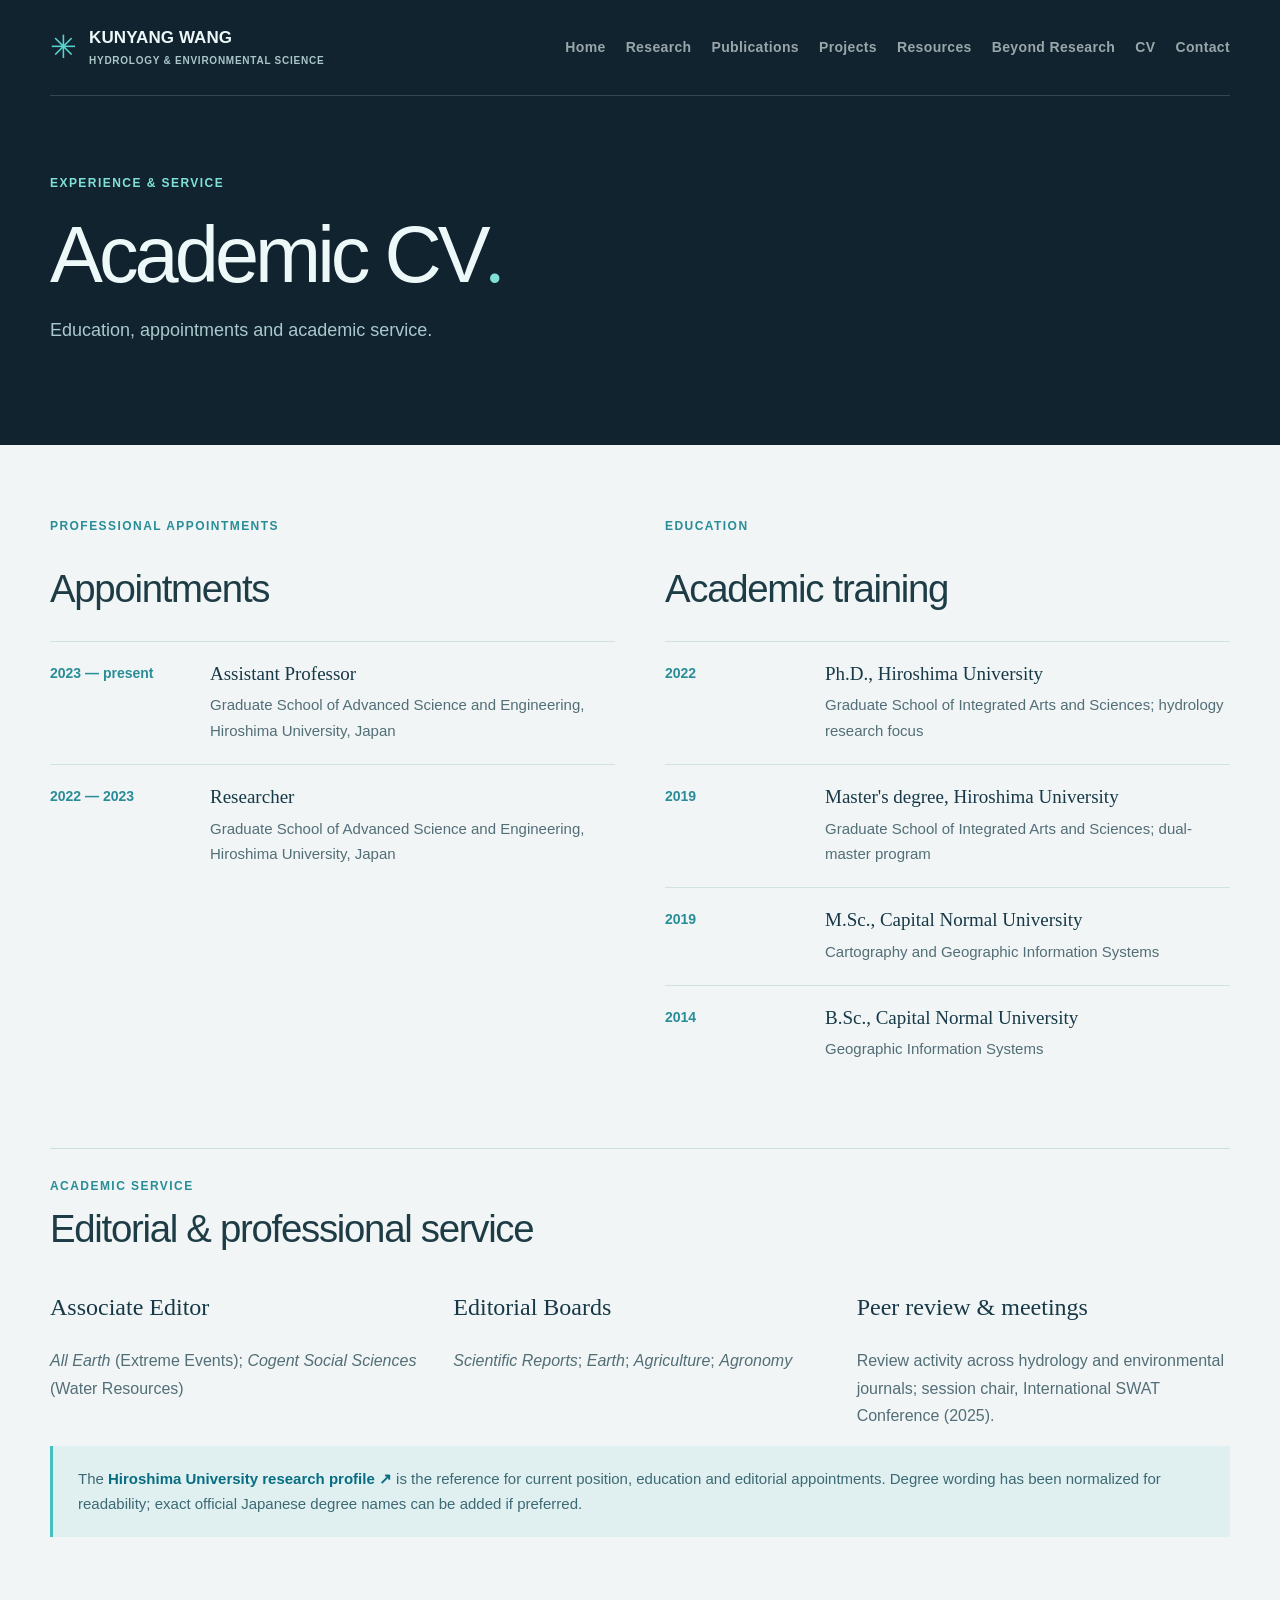
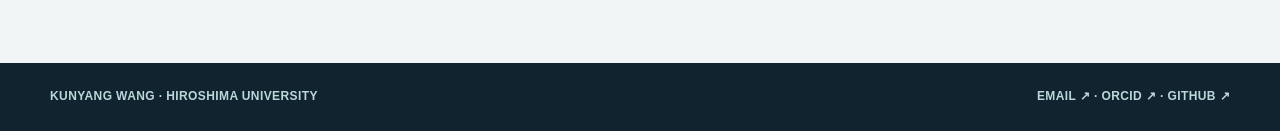
<file: cv.html>
<!DOCTYPE html>

<html lang="en"><head><meta charset="utf-8"/><meta content="width=device-width,initial-scale=1" name="viewport"/><meta content="Academic website of Kunyang Wang, Assistant Professor at Hiroshima University. Hydrology, water quality, remote sensing, and environmental modeling." name="description"/><title>Academic CV | Kunyang Wang</title><link href="assets/base.css" rel="stylesheet"/><link href="assets/c-turquoise.css" rel="stylesheet"/><link href="assets/academic.css" rel="stylesheet"/><link href="assets/typography-v3.css" rel="stylesheet"/><link href="assets/photography-v4.css" rel="stylesheet"/></head><body><div class="top-shell"><header class="wrap site-nav"><a class="logo" href="index.html"><span class="logo-symbol">✳</span><span class="logo-words">KUNYANG WANG<small>HYDROLOGY &amp; ENVIRONMENTAL SCIENCE</small></span></a><nav aria-label="Main navigation" class="navlinks"><a href="index.html">Home</a><a href="index.html#research">Research</a><a href="publications.html">Publications</a><a href="projects.html">Projects</a><a href="resources.html">Resources</a><a href="beyond-research.html">Beyond Research</a><a href="cv.html">CV</a><a href="contact.html">Contact</a></nav></header><section class="wrap interior-hero"><div class="tiny-caps">EXPERIENCE &amp; SERVICE</div><h1>Academic CV<span class="stop">.</span></h1><p>Education, appointments and academic service.</p></section></div><main class="wrap page-content"><div class="two-col"><div class="cv-section"><div class="tiny-caps">PROFESSIONAL APPOINTMENTS</div><h2>Appointments</h2><div class="cv-item"><time>2023 — present</time><div><h3>Assistant Professor</h3><p>Graduate School of Advanced Science and Engineering, Hiroshima University, Japan</p></div></div><div class="cv-item"><time>2022 — 2023</time><div><h3>Researcher</h3><p>Graduate School of Advanced Science and Engineering, Hiroshima University, Japan</p></div></div></div><div class="cv-section"><div class="tiny-caps">EDUCATION</div><h2>Academic training</h2><div class="cv-item"><time>2022</time><div><h3>Ph.D., Hiroshima University</h3><p>Graduate School of Integrated Arts and Sciences; hydrology research focus</p></div></div><div class="cv-item"><time>2019</time><div><h3>Master's degree, Hiroshima University</h3><p>Graduate School of Integrated Arts and Sciences; dual-master program</p></div></div><div class="cv-item"><time>2019</time><div><h3>M.Sc., Capital Normal University</h3><p>Cartography and Geographic Information Systems</p></div></div><div class="cv-item"><time>2014</time><div><h3>B.Sc., Capital Normal University</h3><p>Geographic Information Systems</p></div></div></div></div><section class="text-section"><div class="tiny-caps">ACADEMIC SERVICE</div><h2>Editorial &amp; professional service</h2><div class="mini-columns"><div><h3>Associate Editor</h3><p><em>All Earth</em> (Extreme Events); <em>Cogent Social Sciences</em> (Water Resources)</p></div><div><h3>Editorial Boards</h3><p><em>Scientific Reports</em>; <em>Earth</em>; <em>Agriculture</em>; <em>Agronomy</em></p></div><div><h3>Peer review &amp; meetings</h3><p>Review activity across hydrology and environmental journals; session chair, International SWAT Conference (2025).</p></div></div></section><div class="source-banner">The <a class="" href="https://seeds.office.hiroshima-u.ac.jp/profile/en.964af2345d5a4dce520e17560c007669.html" rel="noopener noreferrer" target="_blank">Hiroshima University research profile <span aria-hidden="true">↗</span></a> is the reference for current position, education and editorial appointments. Degree wording has been normalized for readability; exact official Japanese degree names can be added if preferred.</div></main><footer id="contact"><div class="wrap"><span>KUNYANG WANG · HIROSHIMA UNIVERSITY</span><span><a class="" href="mailto:kywang@hiroshima-u.ac.jp" rel="noopener noreferrer" target="_blank">EMAIL <span aria-hidden="true">↗</span></a> · <a class="" href="https://orcid.org/0000-0001-8528-1574" rel="noopener noreferrer" target="_blank">ORCID <span aria-hidden="true">↗</span></a> · <a class="" href="https://github.com/kywang32" rel="noopener noreferrer" target="_blank">GITHUB <span aria-hidden="true">↗</span></a></span></div></footer></body></html>
</file>
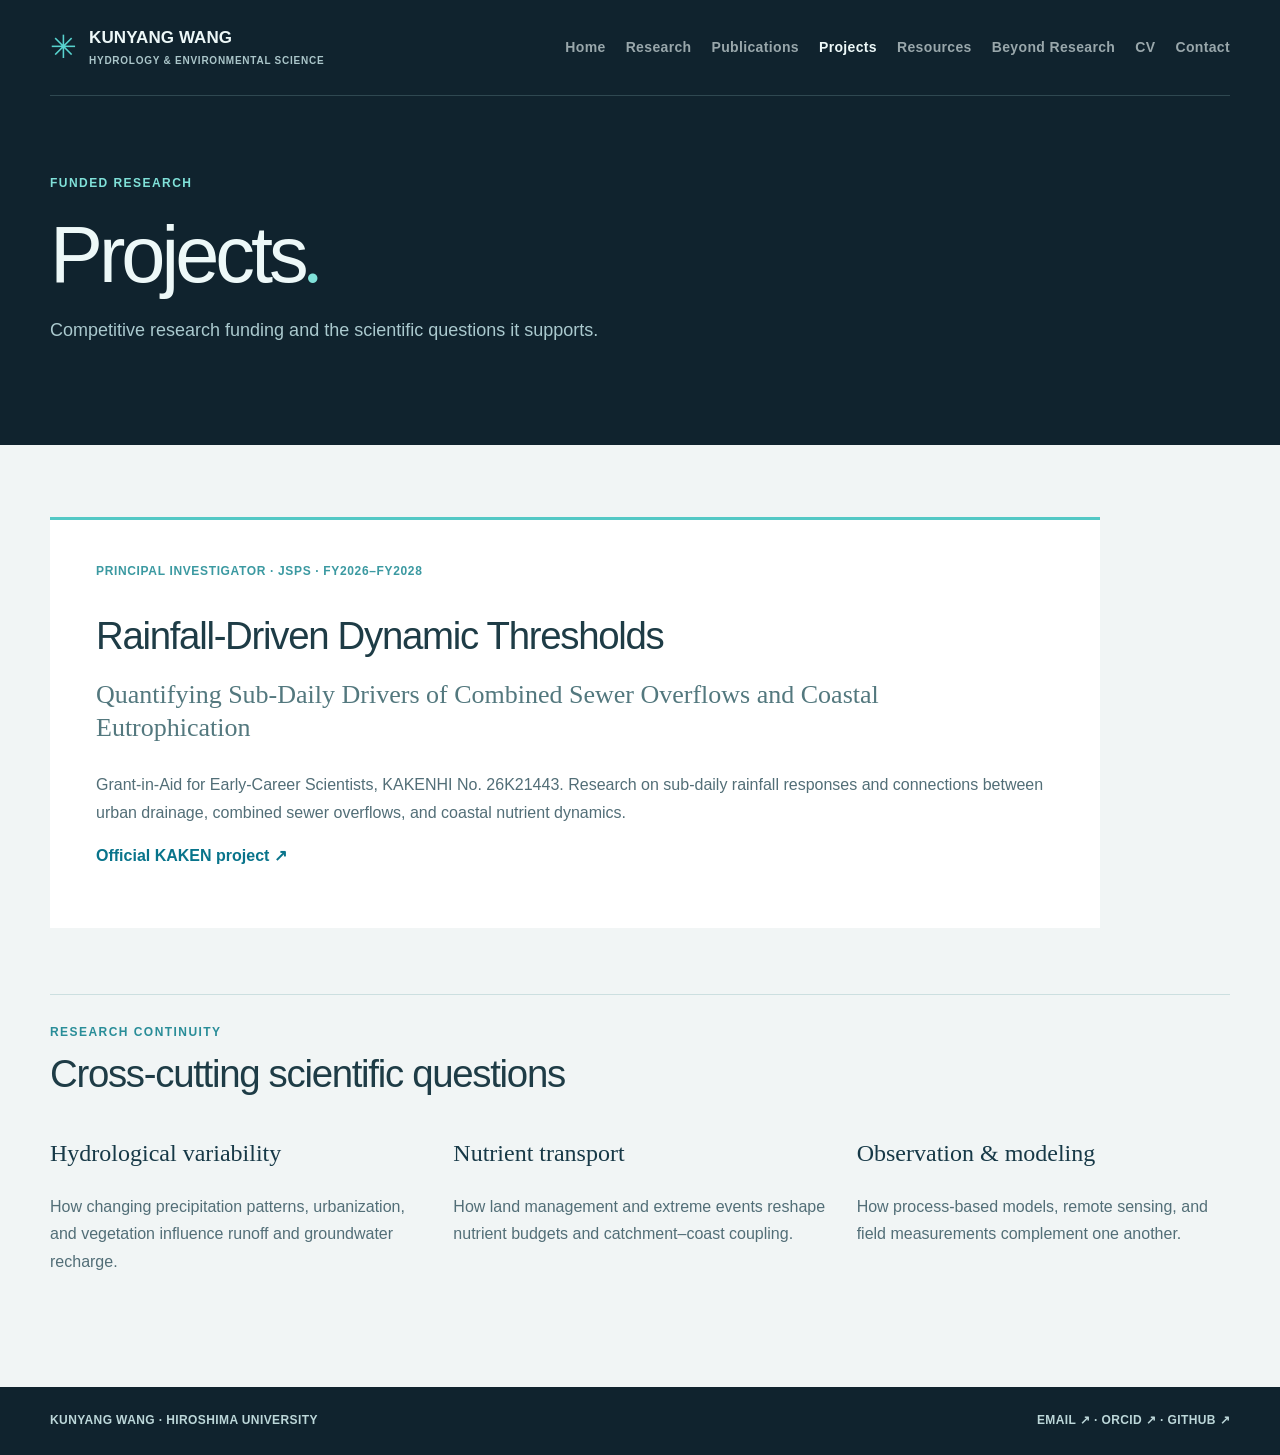
<file: projects.html>
<!DOCTYPE html>

<html lang="en"><head><meta charset="utf-8"/><meta content="width=device-width,initial-scale=1" name="viewport"/><meta content="Academic website of Kunyang Wang, Assistant Professor at Hiroshima University. Hydrology, water quality, remote sensing, and environmental modeling." name="description"/><title>Projects | Kunyang Wang</title><link href="assets/base.css" rel="stylesheet"/><link href="assets/c-turquoise.css" rel="stylesheet"/><link href="assets/academic.css" rel="stylesheet"/><link href="assets/typography-v3.css" rel="stylesheet"/><link href="assets/photography-v4.css" rel="stylesheet"/></head><body><div class="top-shell"><header class="wrap site-nav"><a class="logo" href="index.html"><span class="logo-symbol">✳</span><span class="logo-words">KUNYANG WANG<small>HYDROLOGY &amp; ENVIRONMENTAL SCIENCE</small></span></a><nav aria-label="Main navigation" class="navlinks"><a href="index.html">Home</a><a href="index.html#research">Research</a><a href="publications.html">Publications</a><a class="active" href="projects.html">Projects</a><a href="resources.html">Resources</a><a href="beyond-research.html">Beyond Research</a><a href="cv.html">CV</a><a href="contact.html">Contact</a></nav></header><section class="wrap interior-hero"><div class="tiny-caps">FUNDED RESEARCH</div><h1>Projects<span class="stop">.</span></h1><p>Competitive research funding and the scientific questions it supports.</p></section></div><main class="wrap page-content"><div class="content-grid single-grant"><article class="content-card feature-grant"><div class="tag">PRINCIPAL INVESTIGATOR · JSPS · FY2026–FY2028</div><h2>Rainfall-Driven Dynamic Thresholds</h2><h3>Quantifying Sub-Daily Drivers of Combined Sewer Overflows and Coastal Eutrophication</h3><p>Grant-in-Aid for Early-Career Scientists, KAKENHI No. 26K21443. Research on sub-daily rainfall responses and connections between urban drainage, combined sewer overflows, and coastal nutrient dynamics.</p><p><a class="" href="https://kaken.nii.ac.jp/grant/KAKENHI-PROJECT-26K21443/" rel="noopener noreferrer" target="_blank">Official KAKEN project <span aria-hidden="true">↗</span></a></p></article>
</div>
<section class="text-section"><div class="tiny-caps">RESEARCH CONTINUITY</div><h2>Cross-cutting scientific questions</h2><div class="mini-columns"><div><h3>Hydrological variability</h3><p>How changing precipitation patterns, urbanization, and vegetation influence runoff and groundwater recharge.</p></div><div><h3>Nutrient transport</h3><p>How land management and extreme events reshape nutrient budgets and catchment–coast coupling.</p></div><div><h3>Observation &amp; modeling</h3><p>How process-based models, remote sensing, and field measurements complement one another.</p></div></div></section>
</main><footer id="contact"><div class="wrap"><span>KUNYANG WANG · HIROSHIMA UNIVERSITY</span><span><a class="" href="mailto:kywang@hiroshima-u.ac.jp" rel="noopener noreferrer" target="_blank">EMAIL <span aria-hidden="true">↗</span></a> · <a class="" href="https://orcid.org/0000-0001-8528-1574" rel="noopener noreferrer" target="_blank">ORCID <span aria-hidden="true">↗</span></a> · <a class="" href="https://github.com/kywang32" rel="noopener noreferrer" target="_blank">GITHUB <span aria-hidden="true">↗</span></a></span></div></footer></body></html>
</file>
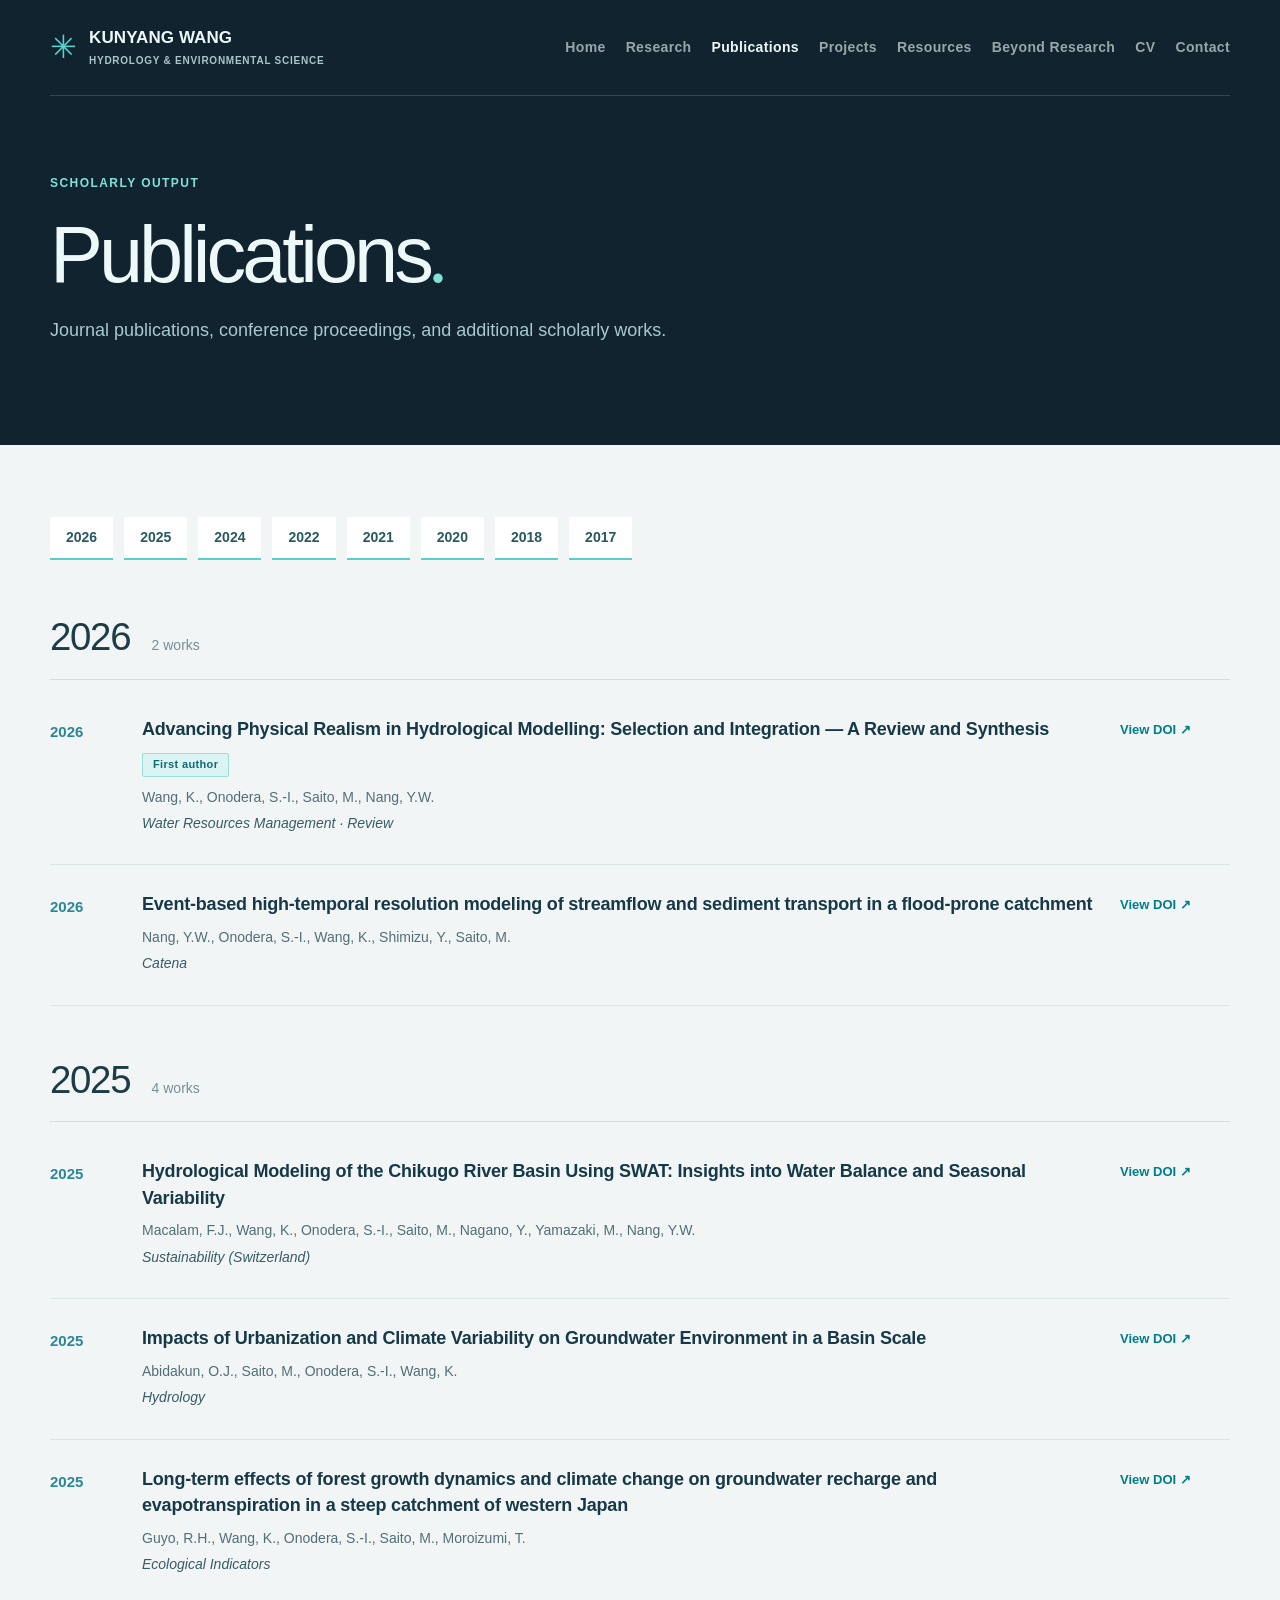
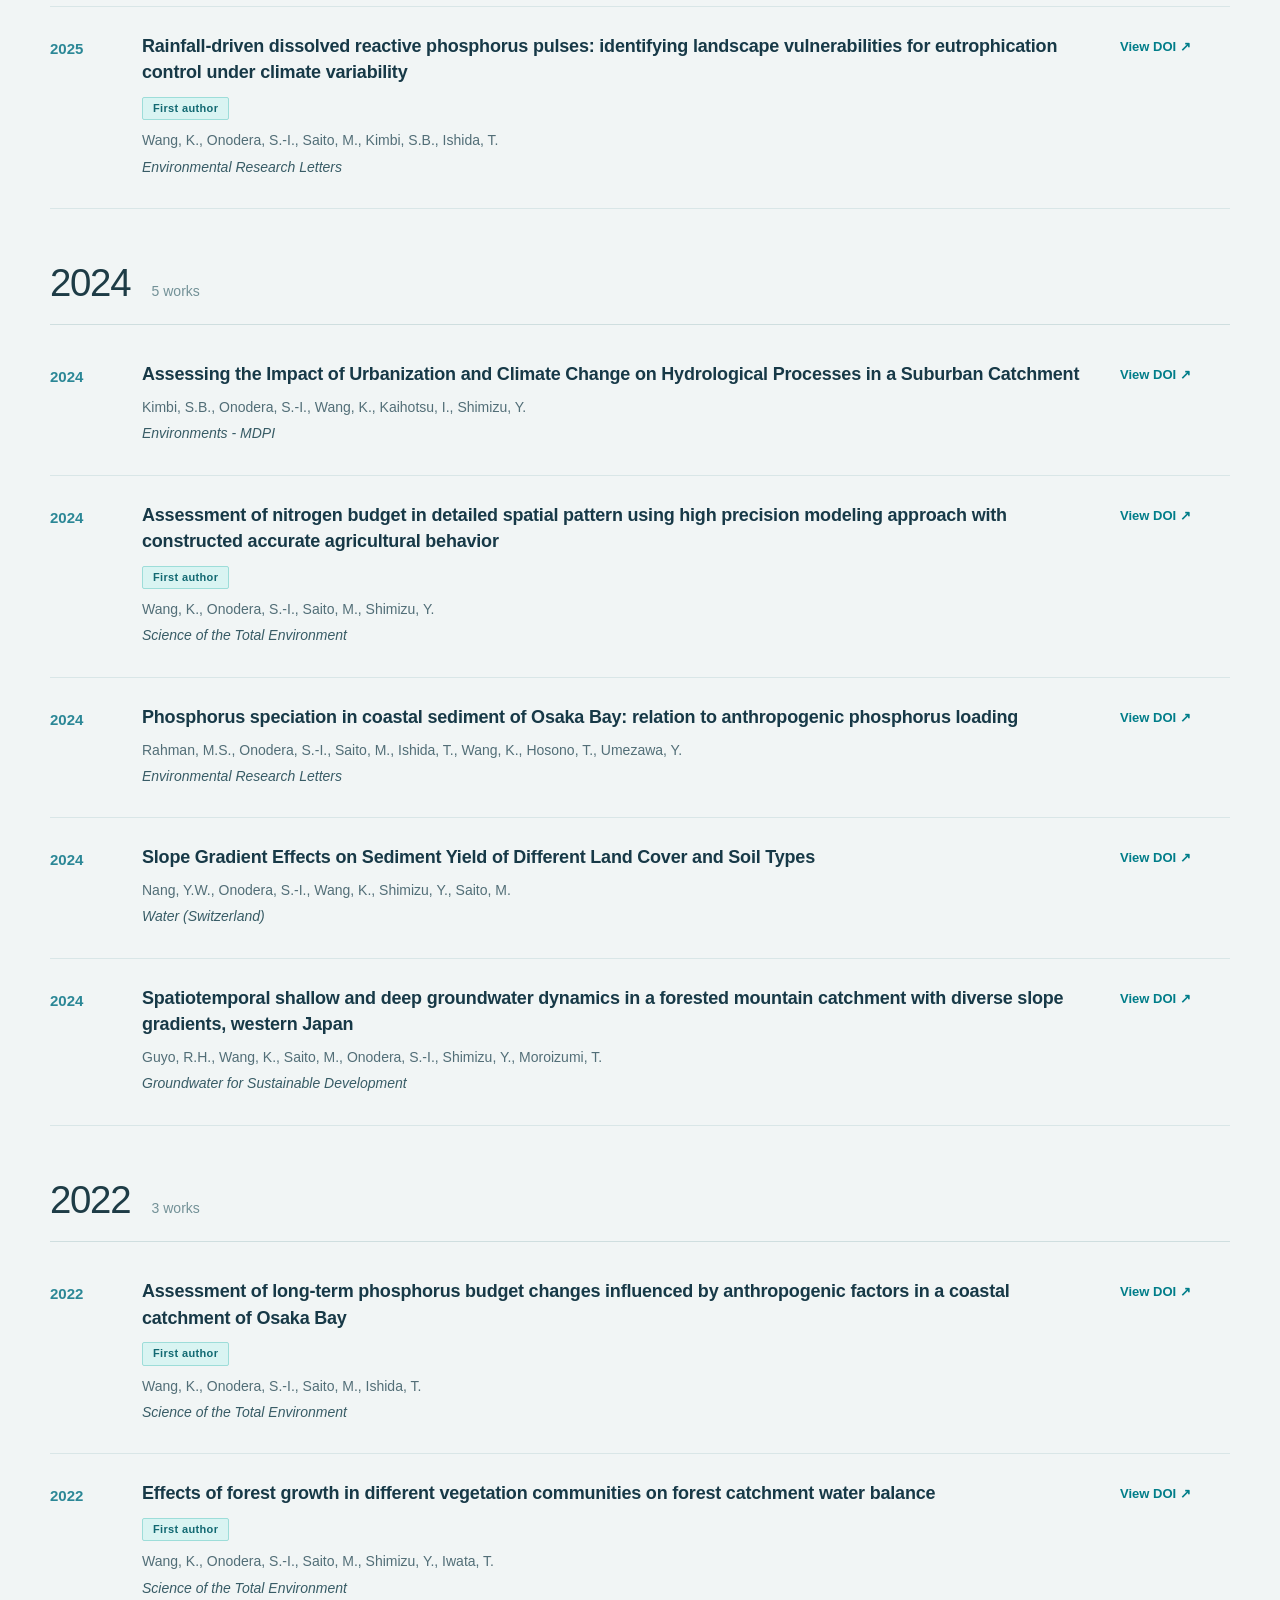
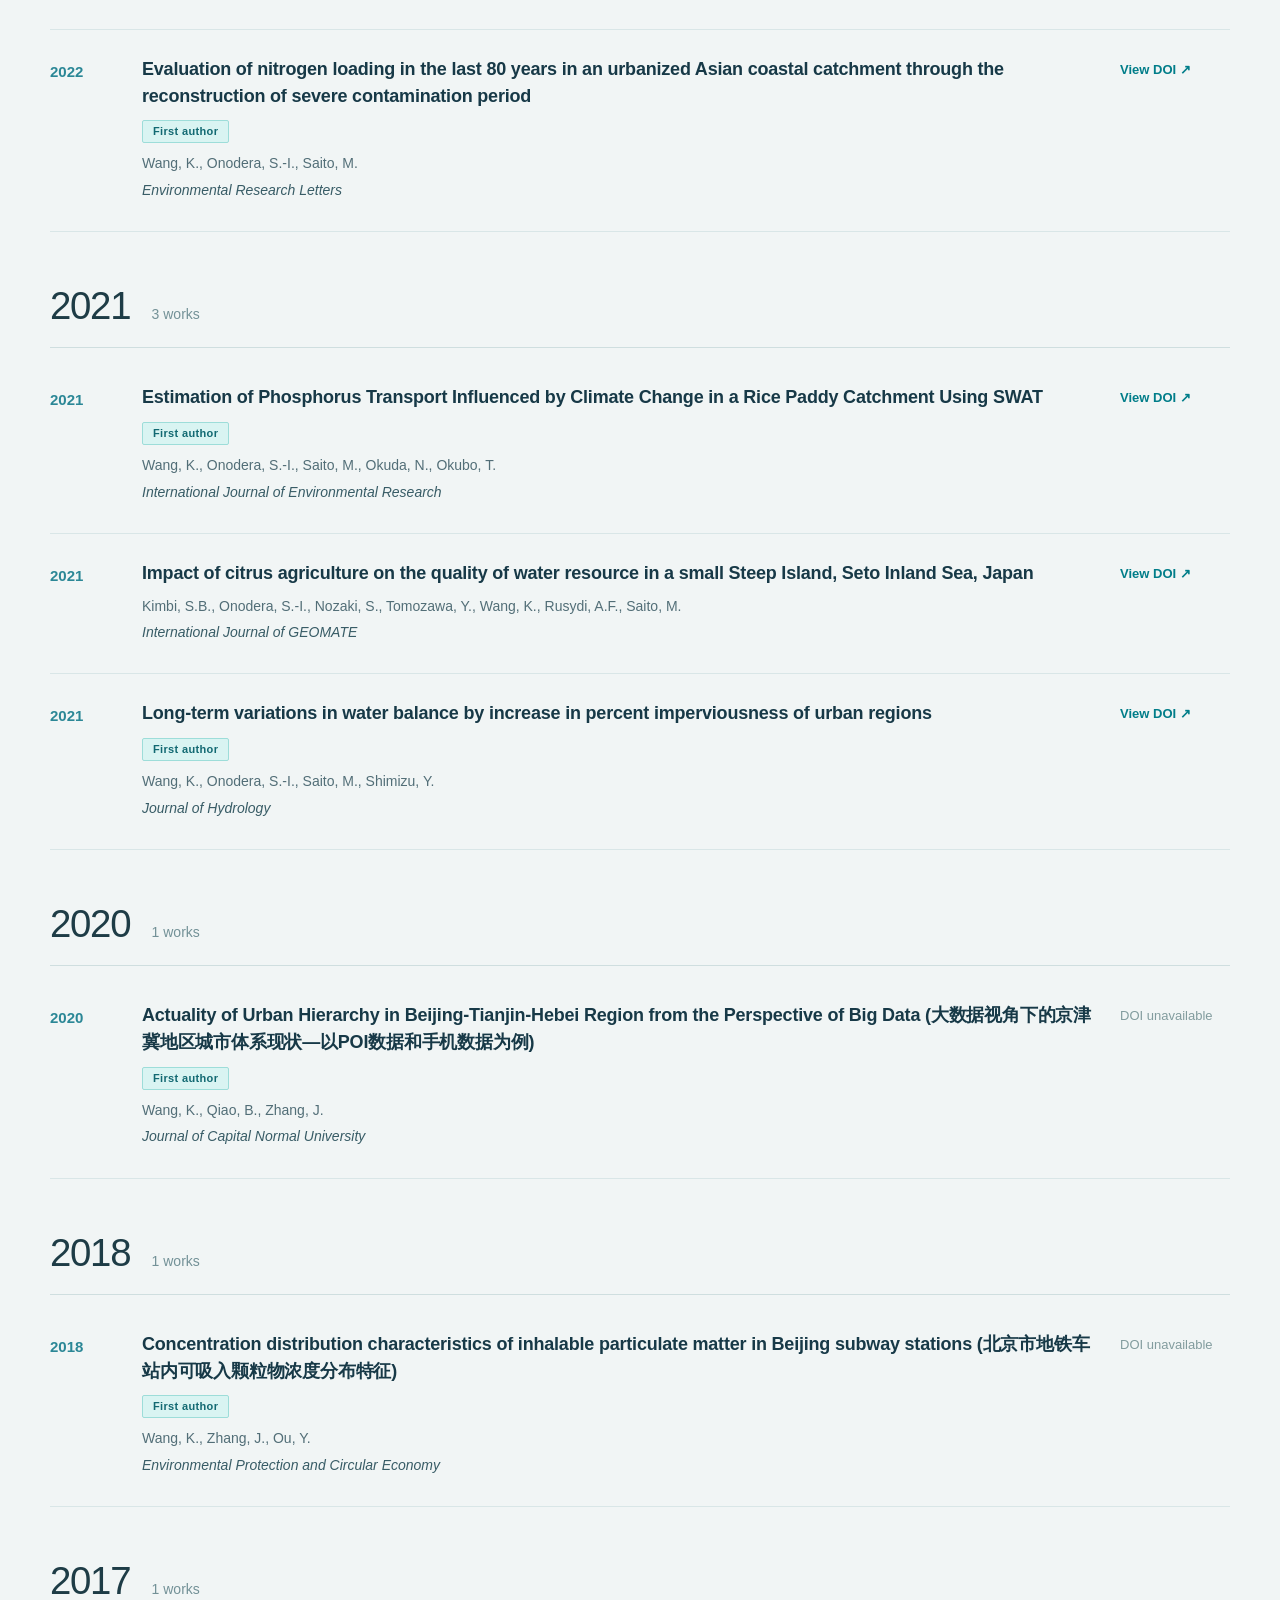
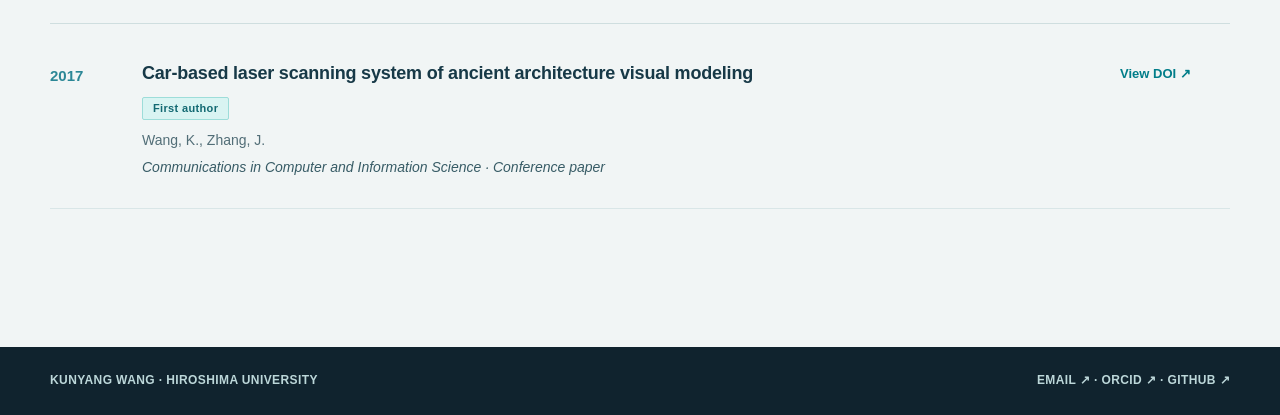
<file: publications.html>
<!DOCTYPE html>

<html lang="en"><head><meta charset="utf-8"/><meta content="width=device-width,initial-scale=1" name="viewport"/><meta content="Academic website of Kunyang Wang, Assistant Professor at Hiroshima University. Hydrology, water quality, remote sensing, and environmental modeling." name="description"/><title>Publications | Kunyang Wang</title><link href="assets/base.css" rel="stylesheet"/><link href="assets/c-turquoise.css" rel="stylesheet"/><link href="assets/academic.css" rel="stylesheet"/><link href="assets/typography-v3.css" rel="stylesheet"/><link href="assets/photography-v4.css" rel="stylesheet"/></head><body><div class="top-shell"><header class="wrap site-nav"><a class="logo" href="index.html"><span class="logo-symbol">✳</span><span class="logo-words">KUNYANG WANG<small>HYDROLOGY &amp; ENVIRONMENTAL SCIENCE</small></span></a><nav aria-label="Main navigation" class="navlinks"><a href="index.html">Home</a><a href="index.html#research">Research</a><a class="active" href="publications.html">Publications</a><a href="projects.html">Projects</a><a href="resources.html">Resources</a><a href="beyond-research.html">Beyond Research</a><a href="cv.html">CV</a><a href="contact.html">Contact</a></nav></header><section class="wrap interior-hero"><div class="tiny-caps">SCHOLARLY OUTPUT</div><h1>Publications<span class="stop">.</span></h1><p>Journal publications, conference proceedings, and additional scholarly works.</p></section></div><main class="wrap page-content"><div class="year-jump"><a href="#year-2026">2026</a><a href="#year-2025">2025</a><a href="#year-2024">2024</a><a href="#year-2022">2022</a><a href="#year-2021">2021</a><a href="#year-2020">2020</a><a href="#year-2018">2018</a><a href="#year-2017">2017</a></div><section class="pub-year-group" id="year-2026"><h2>2026 <small>2 works</small></h2><article class="publication-card"><div class="pub-year">2026</div><div class="pub-info"><h3>Advancing Physical Realism in Hydrological Modelling: Selection and Integration — A Review and Synthesis</h3><span class="first-author-badge">First author</span><p class="pub-authors">Wang, K., Onodera, S.-I., Saito, M., Nang, Y.W.</p><p class="pub-journal">Water Resources Management · Review</p></div><div class="pub-link"><a class="doi-link" href="https://doi.org/10.1007/s11269-026-04534-1" rel="noopener noreferrer" target="_blank">View DOI <span aria-hidden="true">↗</span></a></div></article><article class="publication-card"><div class="pub-year">2026</div><div class="pub-info"><h3>Event-based high-temporal resolution modeling of streamflow and sediment transport in a flood-prone catchment</h3><p class="pub-authors">Nang, Y.W., Onodera, S.-I., Wang, K., Shimizu, Y., Saito, M.</p><p class="pub-journal">Catena</p></div><div class="pub-link"><a class="doi-link" href="https://doi.org/10.1016/j.catena.2026.110491" rel="noopener noreferrer" target="_blank">View DOI <span aria-hidden="true">↗</span></a></div></article></section><section class="pub-year-group" id="year-2025"><h2>2025 <small>4 works</small></h2><article class="publication-card"><div class="pub-year">2025</div><div class="pub-info"><h3>Hydrological Modeling of the Chikugo River Basin Using SWAT: Insights into Water Balance and Seasonal Variability</h3><p class="pub-authors">Macalam, F.J., Wang, K., Onodera, S.-I., Saito, M., Nagano, Y., Yamazaki, M., Nang, Y.W.</p><p class="pub-journal">Sustainability (Switzerland)</p></div><div class="pub-link"><a class="doi-link" href="https://doi.org/10.3390/su17157027" rel="noopener noreferrer" target="_blank">View DOI <span aria-hidden="true">↗</span></a></div></article><article class="publication-card"><div class="pub-year">2025</div><div class="pub-info"><h3>Impacts of Urbanization and Climate Variability on Groundwater Environment in a Basin Scale</h3><p class="pub-authors">Abidakun, O.J., Saito, M., Onodera, S.-I., Wang, K.</p><p class="pub-journal">Hydrology</p></div><div class="pub-link"><a class="doi-link" href="https://doi.org/10.3390/hydrology12070173" rel="noopener noreferrer" target="_blank">View DOI <span aria-hidden="true">↗</span></a></div></article><article class="publication-card"><div class="pub-year">2025</div><div class="pub-info"><h3>Long-term effects of forest growth dynamics and climate change on groundwater recharge and evapotranspiration in a steep catchment of western Japan</h3><p class="pub-authors">Guyo, R.H., Wang, K., Onodera, S.-I., Saito, M., Moroizumi, T.</p><p class="pub-journal">Ecological Indicators</p></div><div class="pub-link"><a class="doi-link" href="https://doi.org/10.1016/j.ecolind.2025.113652" rel="noopener noreferrer" target="_blank">View DOI <span aria-hidden="true">↗</span></a></div></article><article class="publication-card"><div class="pub-year">2025</div><div class="pub-info"><h3>Rainfall-driven dissolved reactive phosphorus pulses: identifying landscape vulnerabilities for eutrophication control under climate variability</h3><span class="first-author-badge">First author</span><p class="pub-authors">Wang, K., Onodera, S.-I., Saito, M., Kimbi, S.B., Ishida, T.</p><p class="pub-journal">Environmental Research Letters</p></div><div class="pub-link"><a class="doi-link" href="https://doi.org/10.1088/1748-9326/ae00e0" rel="noopener noreferrer" target="_blank">View DOI <span aria-hidden="true">↗</span></a></div></article></section><section class="pub-year-group" id="year-2024"><h2>2024 <small>5 works</small></h2><article class="publication-card"><div class="pub-year">2024</div><div class="pub-info"><h3>Assessing the Impact of Urbanization and Climate Change on Hydrological Processes in a Suburban Catchment</h3><p class="pub-authors">Kimbi, S.B., Onodera, S.-I., Wang, K., Kaihotsu, I., Shimizu, Y.</p><p class="pub-journal">Environments - MDPI</p></div><div class="pub-link"><a class="doi-link" href="https://doi.org/10.3390/environments11100225" rel="noopener noreferrer" target="_blank">View DOI <span aria-hidden="true">↗</span></a></div></article><article class="publication-card"><div class="pub-year">2024</div><div class="pub-info"><h3>Assessment of nitrogen budget in detailed spatial pattern using high precision modeling approach with constructed accurate agricultural behavior</h3><span class="first-author-badge">First author</span><p class="pub-authors">Wang, K., Onodera, S.-I., Saito, M., Shimizu, Y.</p><p class="pub-journal">Science of the Total Environment</p></div><div class="pub-link"><a class="doi-link" href="https://doi.org/10.1016/j.scitotenv.2023.169631" rel="noopener noreferrer" target="_blank">View DOI <span aria-hidden="true">↗</span></a></div></article><article class="publication-card"><div class="pub-year">2024</div><div class="pub-info"><h3>Phosphorus speciation in coastal sediment of Osaka Bay: relation to anthropogenic phosphorus loading</h3><p class="pub-authors">Rahman, M.S., Onodera, S.-I., Saito, M., Ishida, T., Wang, K., Hosono, T., Umezawa, Y.</p><p class="pub-journal">Environmental Research Letters</p></div><div class="pub-link"><a class="doi-link" href="https://doi.org/10.1088/1748-9326/ad66e5" rel="noopener noreferrer" target="_blank">View DOI <span aria-hidden="true">↗</span></a></div></article><article class="publication-card"><div class="pub-year">2024</div><div class="pub-info"><h3>Slope Gradient Effects on Sediment Yield of Different Land Cover and Soil Types</h3><p class="pub-authors">Nang, Y.W., Onodera, S.-I., Wang, K., Shimizu, Y., Saito, M.</p><p class="pub-journal">Water (Switzerland)</p></div><div class="pub-link"><a class="doi-link" href="https://doi.org/10.3390/w16101419" rel="noopener noreferrer" target="_blank">View DOI <span aria-hidden="true">↗</span></a></div></article><article class="publication-card"><div class="pub-year">2024</div><div class="pub-info"><h3>Spatiotemporal shallow and deep groundwater dynamics in a forested mountain catchment with diverse slope gradients, western Japan</h3><p class="pub-authors">Guyo, R.H., Wang, K., Saito, M., Onodera, S.-I., Shimizu, Y., Moroizumi, T.</p><p class="pub-journal">Groundwater for Sustainable Development</p></div><div class="pub-link"><a class="doi-link" href="https://doi.org/10.1016/j.gsd.2024.101150" rel="noopener noreferrer" target="_blank">View DOI <span aria-hidden="true">↗</span></a></div></article></section><section class="pub-year-group" id="year-2022"><h2>2022 <small>3 works</small></h2><article class="publication-card"><div class="pub-year">2022</div><div class="pub-info"><h3>Assessment of long-term phosphorus budget changes influenced by anthropogenic factors in a coastal catchment of Osaka Bay</h3><span class="first-author-badge">First author</span><p class="pub-authors">Wang, K., Onodera, S.-I., Saito, M., Ishida, T.</p><p class="pub-journal">Science of the Total Environment</p></div><div class="pub-link"><a class="doi-link" href="https://doi.org/10.1016/j.scitotenv.2022.156833" rel="noopener noreferrer" target="_blank">View DOI <span aria-hidden="true">↗</span></a></div></article><article class="publication-card"><div class="pub-year">2022</div><div class="pub-info"><h3>Effects of forest growth in different vegetation communities on forest catchment water balance</h3><span class="first-author-badge">First author</span><p class="pub-authors">Wang, K., Onodera, S.-I., Saito, M., Shimizu, Y., Iwata, T.</p><p class="pub-journal">Science of the Total Environment</p></div><div class="pub-link"><a class="doi-link" href="https://doi.org/10.1016/j.scitotenv.2021.151159" rel="noopener noreferrer" target="_blank">View DOI <span aria-hidden="true">↗</span></a></div></article><article class="publication-card"><div class="pub-year">2022</div><div class="pub-info"><h3>Evaluation of nitrogen loading in the last 80 years in an urbanized Asian coastal catchment through the reconstruction of severe contamination period</h3><span class="first-author-badge">First author</span><p class="pub-authors">Wang, K., Onodera, S.-I., Saito, M.</p><p class="pub-journal">Environmental Research Letters</p></div><div class="pub-link"><a class="doi-link" href="https://doi.org/10.1088/1748-9326/ac3ced" rel="noopener noreferrer" target="_blank">View DOI <span aria-hidden="true">↗</span></a></div></article></section><section class="pub-year-group" id="year-2021"><h2>2021 <small>3 works</small></h2><article class="publication-card"><div class="pub-year">2021</div><div class="pub-info"><h3>Estimation of Phosphorus Transport Influenced by Climate Change in a Rice Paddy Catchment Using SWAT</h3><span class="first-author-badge">First author</span><p class="pub-authors">Wang, K., Onodera, S.-I., Saito, M., Okuda, N., Okubo, T.</p><p class="pub-journal">International Journal of Environmental Research</p></div><div class="pub-link"><a class="doi-link" href="https://doi.org/10.1007/s41742-021-00350-0" rel="noopener noreferrer" target="_blank">View DOI <span aria-hidden="true">↗</span></a></div></article><article class="publication-card"><div class="pub-year">2021</div><div class="pub-info"><h3>Impact of citrus agriculture on the quality of water resource in a small Steep Island, Seto Inland Sea, Japan</h3><p class="pub-authors">Kimbi, S.B., Onodera, S.-I., Nozaki, S., Tomozawa, Y., Wang, K., Rusydi, A.F., Saito, M.</p><p class="pub-journal">International Journal of GEOMATE</p></div><div class="pub-link"><a class="doi-link" href="https://doi.org/10.21660/2021.82.6166" rel="noopener noreferrer" target="_blank">View DOI <span aria-hidden="true">↗</span></a></div></article><article class="publication-card"><div class="pub-year">2021</div><div class="pub-info"><h3>Long-term variations in water balance by increase in percent imperviousness of urban regions</h3><span class="first-author-badge">First author</span><p class="pub-authors">Wang, K., Onodera, S.-I., Saito, M., Shimizu, Y.</p><p class="pub-journal">Journal of Hydrology</p></div><div class="pub-link"><a class="doi-link" href="https://doi.org/10.1016/j.jhydrol.2021.126767" rel="noopener noreferrer" target="_blank">View DOI <span aria-hidden="true">↗</span></a></div></article></section><section class="pub-year-group" id="year-2020"><h2>2020 <small>1 works</small></h2><article class="publication-card"><div class="pub-year">2020</div><div class="pub-info"><h3>Actuality of Urban Hierarchy in Beijing-Tianjin-Hebei Region from the Perspective of Big Data (大数据视角下的京津冀地区城市体系现状—以POI数据和手机数据为例)</h3><span class="first-author-badge">First author</span><p class="pub-authors">Wang, K., Qiao, B., Zhang, J.</p><p class="pub-journal">Journal of Capital Normal University</p></div><div class="pub-link"><span class="muted">DOI unavailable</span></div></article></section><section class="pub-year-group" id="year-2018"><h2>2018 <small>1 works</small></h2><article class="publication-card"><div class="pub-year">2018</div><div class="pub-info"><h3>Concentration distribution characteristics of inhalable particulate matter in Beijing subway stations (北京市地铁车站内可吸入颗粒物浓度分布特征)</h3><span class="first-author-badge">First author</span><p class="pub-authors">Wang, K., Zhang, J., Ou, Y.</p><p class="pub-journal">Environmental Protection and Circular Economy</p></div><div class="pub-link"><span class="muted">DOI unavailable</span></div></article></section><section class="pub-year-group" id="year-2017"><h2>2017 <small>1 works</small></h2><article class="publication-card"><div class="pub-year">2017</div><div class="pub-info"><h3>Car-based laser scanning system of ancient architecture visual modeling</h3><span class="first-author-badge">First author</span><p class="pub-authors">Wang, K., Zhang, J.</p><p class="pub-journal">Communications in Computer and Information Science · Conference paper</p></div><div class="pub-link"><a class="doi-link" href="https://doi.org/10.1007/978-981-10-3966-9_28" rel="noopener noreferrer" target="_blank">View DOI <span aria-hidden="true">↗</span></a></div></article></section></main><footer id="contact"><div class="wrap"><span>KUNYANG WANG · HIROSHIMA UNIVERSITY</span><span><a class="" href="mailto:kywang@hiroshima-u.ac.jp" rel="noopener noreferrer" target="_blank">EMAIL <span aria-hidden="true">↗</span></a> · <a class="" href="https://orcid.org/0000-0001-8528-1574" rel="noopener noreferrer" target="_blank">ORCID <span aria-hidden="true">↗</span></a> · <a class="" href="https://github.com/kywang32" rel="noopener noreferrer" target="_blank">GITHUB <span aria-hidden="true">↗</span></a></span></div></footer></body></html>
</file>
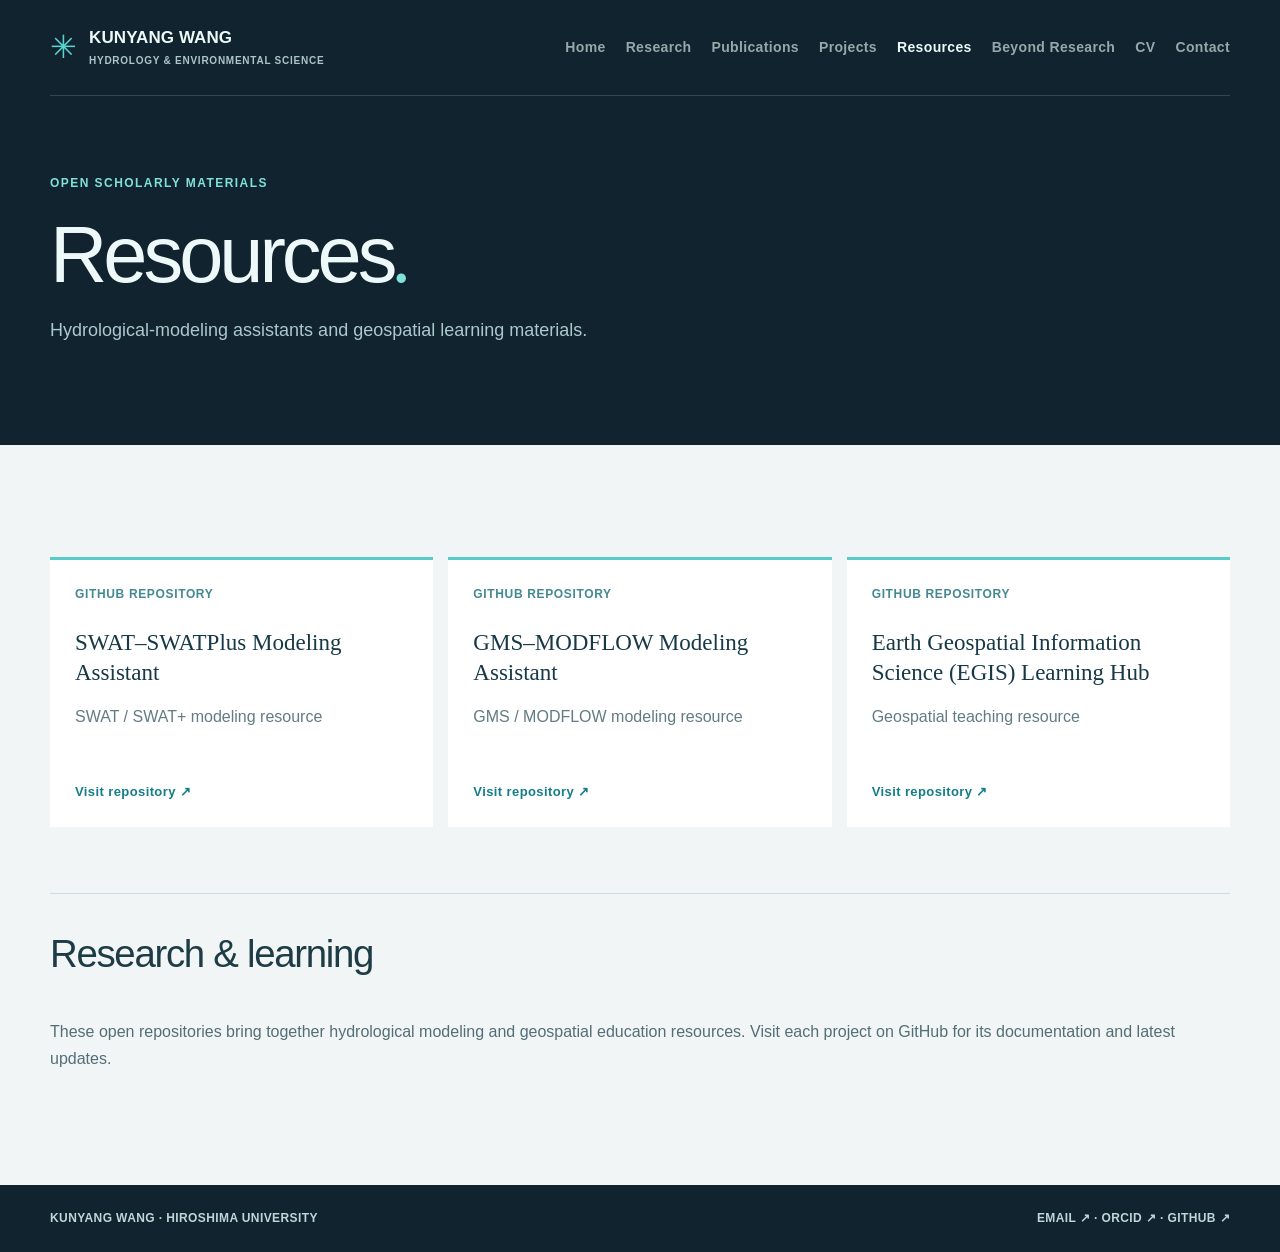
<file: resources.html>
<!DOCTYPE html>

<html lang="en"><head><meta charset="utf-8"/><meta content="width=device-width,initial-scale=1" name="viewport"/><meta content="Academic website of Kunyang Wang, Assistant Professor at Hiroshima University. Hydrology, water quality, remote sensing, and environmental modeling." name="description"/><title>Resources | Kunyang Wang</title><link href="assets/base.css" rel="stylesheet"/><link href="assets/c-turquoise.css" rel="stylesheet"/><link href="assets/academic.css" rel="stylesheet"/><link href="assets/typography-v3.css" rel="stylesheet"/><link href="assets/photography-v4.css" rel="stylesheet"/></head><body><div class="top-shell"><header class="wrap site-nav"><a class="logo" href="index.html"><span class="logo-symbol">✳</span><span class="logo-words">KUNYANG WANG<small>HYDROLOGY &amp; ENVIRONMENTAL SCIENCE</small></span></a><nav aria-label="Main navigation" class="navlinks"><a href="index.html">Home</a><a href="index.html#research">Research</a><a href="publications.html">Publications</a><a href="projects.html">Projects</a><a class="active" href="resources.html">Resources</a><a href="beyond-research.html">Beyond Research</a><a href="cv.html">CV</a><a href="contact.html">Contact</a></nav></header><section class="wrap interior-hero"><div class="tiny-caps">OPEN SCHOLARLY MATERIALS</div><h1>Resources<span class="stop">.</span></h1><p>Hydrological-modeling assistants and geospatial learning materials.</p></section></div><main class="wrap page-content"><div class="resource-grid interior-resources"><div class="resource-card"><div class="tag">GITHUB REPOSITORY</div><h3>SWAT–SWATPlus Modeling Assistant</h3><p>SWAT / SWAT+ modeling resource</p><a class="" href="https://github.com/kywang32/SWAT-SWATPlus-Modeling-Assistant" rel="noopener noreferrer" target="_blank">Visit repository <span aria-hidden="true">↗</span></a></div><div class="resource-card"><div class="tag">GITHUB REPOSITORY</div><h3>GMS–MODFLOW Modeling Assistant</h3><p>GMS / MODFLOW modeling resource</p><a class="" href="https://github.com/kywang32/GMS-MODFLOW-Modeling-Assistant" rel="noopener noreferrer" target="_blank">Visit repository <span aria-hidden="true">↗</span></a></div><div class="resource-card"><div class="tag">GITHUB REPOSITORY</div><h3>Earth Geospatial Information Science (EGIS) Learning Hub</h3><p>Geospatial teaching resource</p><a class="" href="https://github.com/kywang32/EGIS-Geospatial-Learning-Hub" rel="noopener noreferrer" target="_blank">Visit repository <span aria-hidden="true">↗</span></a></div></div><section class="text-section"><h2>Research &amp; learning</h2><p>These open repositories bring together hydrological modeling and geospatial education resources. Visit each project on GitHub for its documentation and latest updates.</p></section></main><footer id="contact"><div class="wrap"><span>KUNYANG WANG · HIROSHIMA UNIVERSITY</span><span><a class="" href="mailto:kywang@hiroshima-u.ac.jp" rel="noopener noreferrer" target="_blank">EMAIL <span aria-hidden="true">↗</span></a> · <a class="" href="https://orcid.org/0000-0001-8528-1574" rel="noopener noreferrer" target="_blank">ORCID <span aria-hidden="true">↗</span></a> · <a class="" href="https://github.com/kywang32" rel="noopener noreferrer" target="_blank">GITHUB <span aria-hidden="true">↗</span></a></span></div></footer></body></html>
</file>
<file: assets/base.css>
:root{color-scheme:light}*{box-sizing:border-box}html{scroll-behavior:smooth}body{margin:0;-webkit-font-smoothing:antialiased}img{display:block;width:100%;height:100%;object-fit:cover}a{color:inherit;text-decoration:none}button{font:inherit}p{line-height:1.7}h1,h2,h3,p{margin-top:0}.wrap{width:min(1320px,calc(100% - 100px));margin-inline:auto}.site-nav{display:flex;align-items:center;justify-content:space-between;gap:24px;min-height:88px}.logo{font-size:17px;font-weight:800;letter-spacing:-.5px;white-space:nowrap}.logo span{display:block;font-size:10px;letter-spacing:1.4px;font-weight:600;opacity:.64;margin-top:4px}.navlinks{display:flex;align-items:center;gap:29px;font-size:12px;font-weight:650;letter-spacing:.35px}.navlinks a{opacity:.72;transition:opacity .2s}.navlinks a:hover,.navlinks .active{opacity:1}.tiny-caps{font-weight:750;letter-spacing:2px;font-size:10px;text-transform:uppercase}.preview-controls{position:fixed;bottom:24px;right:24px;z-index:50;display:flex;align-items:center;gap:5px;background:#ffffffee;padding:7px;box-shadow:0 12px 35px #0002;border:1px solid #ddd8;border-radius:99px;color:#1a2627;font:700 12px system-ui,sans-serif;backdrop-filter:blur(16px)}.preview-controls span{font-size:10px;letter-spacing:1px;padding:0 10px;color:#677}.preview-controls a{border-radius:99px;padding:9px 13px}.preview-controls a:hover,.preview-controls .sel{background:#193d39;color:#fff}.button{display:inline-flex;align-items:center;gap:26px;padding:16px 24px;border:1px solid currentColor;font-size:12px;font-weight:750;letter-spacing:.3px;transition:transform .2s}.button:hover{transform:translateY(-2px)}.button .arr{font-size:20px;font-weight:400;line-height:0}.reveal{opacity:1}footer{font-size:11px;letter-spacing:.15px}.site-nav .mobile-menu{display:none}@media(max-width:850px){.wrap{width:min(100% - 36px,660px)}.site-nav{min-height:70px}.navlinks{gap:13px;font-size:11px}.navlinks a:nth-child(n+4){display:none}.preview-controls{bottom:12px;right:12px;padding:5px}.preview-controls span{display:none}}@media(max-width:540px){.navlinks{gap:11px}.navlinks a:nth-child(n+3){display:none}.logo{font-size:14px}.logo span{font-size:8px}.button{gap:15px;padding:13px 17px}.preview-controls a{padding:8px 11px}}
</file>
<file: assets/c-turquoise.css>
body{background:#F1F5F5;font-family:Arial,'Helvetica Neue',sans-serif;color:#1E3C46}.top-shell{background:#10232E;color:#EDF8F8}.site-nav{height:90px;border-bottom:1px solid #A8DADD33}.site-nav .logo{display:flex;align-items:center;gap:12px}.logo-symbol{font-family:Georgia;font-size:37px;color:#58D3CF}.logo-words{font-size:16px}.logo-words small{font-size:8px;letter-spacing:1.4px;display:block;color:#ABC6CA;margin-top:5px}.navlinks{gap:25px}.navlinks a{opacity:.62}.nav-status{display:flex;align-items:center;gap:8px;font-size:9px;letter-spacing:1px;font-weight:700;color:#A4E7E4}.nav-status span{width:6px;height:6px;background:#57DFD8;border-radius:50%}.nav-status b{font-size:16px;font-weight:400;padding-left:13px}.hero{display:grid;grid-template-columns:47% 53%;gap:13px;padding-top:50px;padding-bottom:76px;min-height:640px}.hero-left{background:#1B3540;padding:24px 31px 22px;position:relative;display:flex;flex-direction:column}.eyebrow,.left-bottom{display:flex;justify-content:space-between;align-items:center;gap:10px;color:#94B5BA;font-size:9px;letter-spacing:1px;font-weight:800}.left-inner{margin:auto 0;padding:48px 0 45px}.left-inner .tiny-caps{color:#8CE1DB;font-size:9px;letter-spacing:1.6px}h1,h2,h3{font-weight:500}h1{font-size:clamp(54px,5.1vw,83px);letter-spacing:-4px;line-height:1.07;margin:28px 0 25px}h1>span:first-child{font-family:Georgia;font-weight:400;font-style:italic;color:#80E1D9}h1 .stop{color:#E6BE8B}.left-inner p{font-size:14px;max-width:380px;line-height:1.75;color:#BDD0D4}.actions{display:flex;gap:20px;margin-top:36px;align-items:center;flex-wrap:wrap}.actions a{font-size:11px;font-weight:760;display:flex;align-items:center;gap:20px}.actions .primary{background:#58D3CF;color:#102D39;padding:15px 20px}.actions .primary span{font-size:20px;font-weight:400}.actions .secondary{border-bottom:1px solid #A5C4C8;padding-bottom:7px}.actions .secondary span{font-size:18px}.left-bottom{border-top:1px solid #94B5BA44;padding-top:17px}.hero-board{height:552px;display:grid;grid-template-columns:59% 41%;grid-template-rows:62% 38%;gap:10px}.photo-tile{grid-column:1;grid-row:1 / span 2;position:relative;overflow:hidden;background:#235363}.photo-tile>img{filter:saturate(.72) contrast(1.04);object-position:43% center}.image-shade{position:absolute;inset:0;background:linear-gradient(0deg,#0A2532CC,transparent 42%)}.image-top{position:absolute;top:20px;left:19px;right:18px;display:flex;justify-content:space-between;color:#fff;font-size:9px;font-weight:800;letter-spacing:1.4px}.image-caption{position:absolute;bottom:25px;left:20px;right:15px;color:#fff}.image-caption span{display:block;letter-spacing:1.7px;font-size:9px;opacity:.7}.image-caption strong{display:block;font-weight:500;font-size:21px;margin-top:14px;line-height:1.2}.map-tile{position:relative;overflow:hidden;background:#DBEFF0}.map-tile>img{height:100%;object-fit:cover}.map-caption{position:absolute;left:0;right:0;bottom:0;background:#CAE6E7F0;color:#16596A;padding:13px 12px;display:flex;justify-content:space-between;font-size:8px;letter-spacing:.4px;font-weight:850}.map-caption b{font-size:15px}.data-tile{background:#174D60;color:#EAF9FA;padding:20px 18px;min-width:0;display:flex;flex-direction:column}.top-mini{font-size:9px;letter-spacing:1px;color:#B4E9E7}.data-tile svg{width:100%;height:100%;min-height:80px}.data-foot{display:flex;flex-direction:column;gap:3px;color:#C2E4E4;font-size:8px;font-weight:750;letter-spacing:1.2px}.data-foot span:last-child{font-size:7px;opacity:.6}.focus{background:#F1F5F5;padding:88px 0 98px}.focus-intro{display:grid;grid-template-columns:61% 39%;gap:35px;align-items:end}.focus-intro .tiny-caps{color:#367F8A}.focus-intro h2{font-size:57px;line-height:1.07;letter-spacing:-2.4px;margin:18px 0 48px}.focus-intro h2 span{color:#3A9A9F}.focus-intro p{max-width:385px;color:#637D83;font-size:14px;margin-bottom:49px}.focus-grid{display:grid;grid-template-columns:repeat(3,1fr);gap:10px}.focus-card{background:#fff;padding:30px;min-height:298px;display:flex;flex-direction:column;justify-content:space-between;border-top:3px solid #3BBFC1}.focus-card:nth-child(2){border-color:#287F9B}.focus-card:nth-child(3){border-color:#A8BFC4}.focus-card .tag{color:#46818B;font-size:10px;letter-spacing:1px;font-weight:800}.focus-card h3{font-family:Georgia;font-weight:400;font-size:31px;letter-spacing:-.7px;line-height:1.16;margin:15px 0}.focus-card p{font-size:12px;color:#667E83;max-width:270px}.focus-card>span{font-size:9px;letter-spacing:1px;font-weight:850;margin-top:10px}.interlude{background:#E0F0F1;padding:70px 0}.interlude-grid{display:grid;grid-template-columns:1fr 1fr;gap:90px}.interlude .tiny-caps{color:#317E89}.interlude h2{font-size:46px;line-height:1.1;letter-spacing:-1.8px;margin:17px 0 0}.interlude p{color:#537981;font-size:14px;margin-top:30px}.pills{display:flex;gap:8px;flex-wrap:wrap}.pills span{border:1px solid #9EC8CB;border-radius:99px;padding:9px 12px;font-size:9px;font-weight:750;letter-spacing:1px}.work{padding:85px 0;display:grid;grid-template-columns:1fr 1fr;gap:90px}.work .tiny-caps{color:#327D87}.work h2{font-size:47px;letter-spacing:-1.5px;margin:16px 0 0}.work p{font-size:14px;color:#5E7880}footer{background:#10232E;color:#BCD7D9;padding:24px 0}footer>.wrap{display:flex;align-items:center;justify-content:space-between;gap:20px;font-size:9px;letter-spacing:1px;font-weight:700}@media(max-width:1080px){.nav-status{display:none}.hero{grid-template-columns:1fr}.hero-board{height:480px}.hero-left{min-height:475px}.left-inner{padding:40px 0}.left-inner h1{font-size:75px}.eyebrow{gap:10px}.focus-intro h2{font-size:47px}}@media(max-width:540px){.hero{padding-top:24px;padding-bottom:40px}.hero-left{min-height:485px;padding:18px}.left-inner h1{font-size:55px;letter-spacing:-2.5px}.left-inner p{font-size:13px}.eyebrow span:last-child{display:none}.hero-board{height:490px;grid-template-columns:55% 45%}.image-caption strong{font-size:16px}.data-tile{padding:11px}.data-foot span{font-size:7px}.map-caption{font-size:7px;padding:10px 6px}.focus{padding:60px 0}.focus-intro{display:block}.focus-intro h2{font-size:43px;margin-bottom:18px}.focus-intro p{margin-bottom:30px}.focus-grid{grid-template-columns:1fr}.focus-card{min-height:230px}.interlude-grid,.work{grid-template-columns:1fr;gap:20px}.interlude h2{font-size:40px}.work{padding:60px 0}footer>.wrap{flex-wrap:wrap}}

/* Turquoise / Research Atlas art direction — preserve layout, replace forest-green system */
:root{--turquoise:#58D3CF;--turquoise-bright:#80E1D9;--deep-ocean:#10232E;--text:#1E3C46}
.site-nav .navlinks a:hover,.site-nav .navlinks a:focus-visible{color:var(--turquoise-bright)}
.hero-left{border-top:2px solid #58D3CF55}
.actions .primary{box-shadow:0 8px 28px #041F2938;transition:background .2s,transform .2s}
.actions .primary:hover{background:#83E6DF;transform:translateY(-2px)}
.focus-card h3{color:#21434E}
.pills span:hover{background:#C4E9E9}
::selection{background:#7DE4DF;color:#10232E}

/* Homepage full-width alternate bands after publications/funding reorder. */
.selected-publications-band{background:#E0F0F1}
.selected-publications-band .publication-card{border-bottom-color:#BDD7D9}
#projects.interlude{background:#F1F5F5}

/* Keep the funding block centered in its full-width alternating color band. */
#projects.interlude > .interlude-grid {
  width: min(1320px, calc(100% - 100px));
  max-width: 1320px;
  margin-left: auto;
  margin-right: auto;
  display: grid;
  grid-template-columns: repeat(2, minmax(0, 1fr));
  gap: clamp(30px, 6vw, 90px);
}
@media (max-width: 850px) {
  #projects.interlude > .interlude-grid {
    width: min(660px, calc(100% - 36px));
    grid-template-columns: 1fr;
    gap: 20px;
  }
}
</file>
<file: assets/academic.css>
.navlinks{gap:15px;font-size:11px}.site-nav{gap:14px}.logo-words{font-size:13px}.logo-words small{font-size:7px;letter-spacing:1.1px}
.interior-hero{padding:78px 0 82px}.interior-hero h1{font-size:clamp(56px,6.2vw,92px);margin:19px 0 18px}.interior-hero p{max-width:740px;color:#AAC9CE;font-size:17px}.interior-hero .tiny-caps{color:#80E1D9}
.page-content{padding:72px 0 96px;min-height:55vh}.page-content h2{font-size:clamp(27px,3vw,43px);letter-spacing:-1.3px}.page-content h3{font-family:Georgia,serif;font-weight:400;font-size:22px;color:#173947;line-height:1.3}.page-content p{color:#526E77;font-size:14px}.page-content .tiny-caps{color:#298D98}
.source-banner{background:#E0F0F1;padding:20px 25px;color:#3C6973;font-size:13px;line-height:1.75;border-left:3px solid #46BFC0;margin-bottom:30px}.source-banner a,.inline-cta a{font-weight:800;color:#076D83}.source-banner a:hover{text-decoration:underline}
.year-jump{display:flex;gap:11px;flex-wrap:wrap;margin-bottom:45px}.year-jump a{padding:9px 16px;background:#fff;color:#285862;font-size:12px;font-weight:800;border-bottom:2px solid #5DCFCB}.pub-year-group{margin-bottom:42px;scroll-margin-top:20px}.pub-year-group h2{border-bottom:1px solid #CFDEDF;padding-bottom:10px;margin-bottom:10px}.pub-year-group h2 small{font:400 12px Arial;color:#739197;margin-left:12px;letter-spacing:0}.publication-card{display:grid;grid-template-columns:65px 1fr 110px;gap:16px;padding:24px 0;border-bottom:1px solid #D9E6E7;align-items:start}.pub-year{font-size:13px;font-weight:800;color:#2B8796;padding-top:4px}.publication-card h3{font-family:Arial,'Helvetica Neue',sans-serif;font-weight:700;font-size:16px;line-height:1.45;letter-spacing:-.2px;margin:0 0 8px}.publication-card p{margin:0 0 4px;font-size:12px;line-height:1.5}.publication-card .pub-journal{font-style:italic;color:#385C66}.doi-link{font-size:11px;font-weight:800;color:#007D89}.muted{font-size:11px;color:#829C9E}.label-note{font-size:9px;display:block;color:#9A7663;margin-top:8px}.selected-section{grid-template-columns:40% 60%;gap:35px}.selected-section .publication-card{grid-template-columns:47px 1fr 70px;gap:10px}.selected-section .publication-card h3{font-size:14px}.selected-list{padding:0 20px 0 0}.selected-section .pub-authors{display:none}.inline-cta{padding-top:23px}
.resource-band{background:#E0F0F1;padding:76px 0 85px}.resource-band .tiny-caps{color:#287E8D}.resource-band h2{font-size:clamp(36px,4vw,54px);letter-spacing:-2px;margin:17px 0}.resource-band h2 span{color:#3CBDB9}.resource-band>div>p{color:#597E83;font-size:14px}.resource-grid{display:grid;grid-template-columns:repeat(3,minmax(0,1fr));gap:15px;margin-top:31px}.resource-card{padding:25px;background:#fff;border-top:3px solid #57CBC7;min-height:230px;display:flex;flex-direction:column}.resource-card .tag{color:#438992;font-size:10px;font-weight:800;letter-spacing:1px}.resource-card h3{font-size:23px;margin:23px 0 15px}.resource-card p{font-size:12px;color:#627C82;flex:1}.resource-card a{font-size:11px;color:#157D89;font-weight:800;margin-top:25px}.interior-resources{margin-top:40px}.interior-resources .resource-card{min-height:270px}.portrait-note{padding:80px 0;display:grid;grid-template-columns:2fr 1fr;gap:40px}.portrait-note h2{font-size:39px;letter-spacing:-1px;margin:18px 0}.portrait-note p{max-width:570px;color:#668187;font-size:14px}.soft-card{background:#fff;border-left:3px solid #3EBFC0;display:flex;flex-direction:column;justify-content:center;padding:30px;gap:15px;font-size:11px;font-weight:750;color:#397A84;letter-spacing:1.1px}
.content-grid{display:grid;grid-template-columns:1fr 1fr;gap:20px}.content-card{padding:32px;background:#fff;border-top:3px solid #53C8C5}.content-card .tag{font-size:10px;font-weight:800;letter-spacing:1.1px;color:#3B99A1}.content-card h2{margin:22px 0 10px}.content-card h3{font-size:20px;color:#53787E}.content-card .meta-row{display:flex;flex-wrap:wrap;gap:14px;font-size:11px;color:#207D89;font-weight:750;margin-bottom:15px}.content-card a,.link-list a{font-weight:800;color:#08748B}.fine-print{font-size:11px!important;color:#809294!important}.project-lines{border-top:1px solid #E0E9E9;padding-top:15px}.project-lines p{font-size:12px}.text-section{margin-top:66px;padding-top:28px;border-top:1px solid #CCDFE0}.mini-columns{display:grid;grid-template-columns:repeat(3,1fr);gap:30px;margin-top:25px}.mini-columns h3{font-size:22px}.two-col{display:grid;grid-template-columns:1fr 1fr;gap:50px}.cv-section h2{margin:20px 0}.cv-item{display:grid;grid-template-columns:115px 1fr;gap:15px;border-top:1px solid #D2E1E3;padding:20px 0}.cv-item time{color:#298D98;font-size:11px;font-weight:800}.cv-item h3{margin-bottom:6px;font-size:17px}.cv-item p{font-size:12px;margin-bottom:0}.link-list{display:grid;gap:12px;margin-top:27px}.link-list a{border-bottom:1px solid #E0E9E9;padding-bottom:8px;width:fit-content}
@media(max-width:1190px){.navlinks{gap:12px}.navlinks a:nth-child(2){display:none}}@media(max-width:950px){.site-nav{flex-wrap:wrap;height:auto;padding:15px 0}.navlinks{flex-wrap:wrap;gap:15px}.navlinks a:nth-child(2){display:inline}.hero{padding-top:35px}}@media(max-width:850px){.navlinks a:nth-child(n+4){display:inline}.selected-section{display:block}.selected-list{padding:0}.content-grid,.two-col{grid-template-columns:1fr}.interior-hero{padding:52px 0}}
@media(max-width:640px){.site-nav{align-items:flex-start}.logo{width:100%}.navlinks{display:flex;width:100%;overflow-x:auto;flex-wrap:nowrap;padding-bottom:8px}.navlinks a:nth-child(n){display:inline;white-space:nowrap}.resource-grid,.mini-columns,.portrait-note{grid-template-columns:1fr}.publication-card,.selected-section .publication-card{grid-template-columns:1fr;gap:6px}.pub-year{padding:0}.pub-link{margin-top:3px}.interior-hero h1{font-size:52px;letter-spacing:-2px}.page-content{padding-top:45px}.selected-section .publication-card h3{font-size:15px}.resource-band{padding:60px 0}}
</file>
<file: assets/typography-v3.css>
/* Academic Research Atlas V3: legible typography and stronger visual hierarchy.
   Designed for desktop reading, tablets, and mobile, without changing the turquoise palette. */
body {font-size:16px; line-height:1.65;}
:focus-visible {outline:2px solid #28BEBF;outline-offset:3px;}
.site-nav{min-height:96px}
.site-nav .logo .logo-words{font-size:17px;line-height:1.2;letter-spacing:.1px;font-weight:800;opacity:1;margin-top:0}
.site-nav .logo .logo-symbol{font-size:32px;line-height:1;opacity:1;margin-top:0;letter-spacing:0;font-weight:400}
.logo-words small{font-size:10px;letter-spacing:0.75px;margin-top:7px}
.navlinks{font-size:14px;gap:20px;line-height:1.4}
.tiny-caps{font-size:12px;letter-spacing:1.45px}
.hero .eyebrow,.hero .left-bottom{font-size:11px;letter-spacing:.8px}
.left-inner .tiny-caps{font-size:12px;letter-spacing:1px}
.left-inner p{font-size:17px;line-height:1.7;max-width:480px}
.actions a{font-size:14px}
.image-top,.image-caption span{font-size:11px}
.image-caption strong{font-size:23px}
.map-caption{font-size:10px}
.top-mini{font-size:11px}
.data-foot,.data-foot span:last-child{font-size:10px;letter-spacing:.5px}
.focus-intro p,.interlude p,.work p,.resource-band>div>p,.portrait-note p{font-size:17px;line-height:1.75}
.focus-card .tag,.resource-card .tag,.content-card .tag{font-size:12px;letter-spacing:.65px}
.focus-card p,.resource-card p,.project-lines p{font-size:15px;line-height:1.65}
.focus-card>span,.resource-card a{font-size:13px;letter-spacing:.4px}
.focus-card h3{font-size:33px}
.pills span{font-size:11px;letter-spacing:.6px}
.interior-hero p{font-size:18px;line-height:1.65}
.page-content p,.page-content .content-card p{font-size:16px;line-height:1.72}
.page-content h3{font-size:23px}
.source-banner{font-size:15px;line-height:1.7}
.pub-year-group h2 small{font-size:14px}
.year-jump a{font-size:14px}
.publication-card{grid-template-columns:72px minmax(0,1fr) 110px;gap:20px;padding:26px 0}
.pub-year{font-size:15px}
.publication-card h3,.selected-section .publication-card h3{font-size:18px;line-height:1.48}
.publication-card p,.selected-section .publication-card p{font-size:14px;line-height:1.6}
.doi-link,.muted{font-size:13px;line-height:1.6}
.first-author-badge{display:inline-flex;align-items:center;align-self:flex-start;
   width:max-content;max-width:100%;margin:0 0 9px;padding:4px 10px;
   font:700 11px/1.2 Arial,'Helvetica Neue',sans-serif;letter-spacing:.35px;
   background:#D9F4F2;color:#126972;border:1px solid #9DDDD9;border-radius:2px}
.selected-section .publication-card{grid-template-columns:56px minmax(0,1fr) 78px;gap:14px}
.selected-list{padding:0 5px 0 0}
.page-content .fine-print{font-size:13px!important}
.meta-row,.cv-item time{font-size:14px!important}
.cv-item h3{font-size:19px}
.cv-item p{font-size:15px}
.cv-item{grid-template-columns:145px minmax(0,1fr)}
.mini-columns h3{font-size:24px}
.link-list a{font-size:16px}
.single-grant{grid-template-columns: minmax(0,1fr);max-width:1050px}
.single-grant .content-card{padding:42px 46px}
.single-grant h2{font-size:clamp(30px,3vw,45px)}
.single-grant h3{font-size:26px;max-width:850px}
.resource-card{min-height:245px}
footer>.wrap{font-size:12px;letter-spacing:.4px}
@media(max-width:1200px){.navlinks{gap:13px;font-size:13px}}
@media(max-width:950px){.site-nav{align-items:flex-start;gap:12px}.navlinks{gap:16px}}
@media(max-width:850px){.navlinks{font-size:13px}.page-content{padding-top:55px}}
@media(max-width:640px){
  .site-nav{min-height:0;gap:12px}
  .navlinks{font-size:13px;gap:17px}
  .site-nav .logo .logo-words{font-size:15px}
  .site-nav .logo .logo-symbol{font-size:27px}
  .logo-words small{font-size:9px}
  .left-inner p{font-size:16px}
  .focus-intro p,.interlude p,.work p,.resource-band>div>p{font-size:16px}
  .focus-card p,.resource-card p{font-size:15px}
  .publication-card,.selected-section .publication-card{grid-template-columns:1fr;gap:8px}
  .publication-card h3,.selected-section .publication-card h3{font-size:17px}
  .publication-card p{font-size:14px}
  .cv-item{grid-template-columns:1fr;gap:7px}
  .single-grant .content-card{padding:28px 24px}
  .single-grant h3{font-size:23px}
  .data-foot,.data-foot span:last-child{font-size:9px}
  .map-caption{font-size:9px}
  footer>.wrap{font-size:11px}
}
</file>
<file: assets/photography-v4.css>
/* Research Atlas V4 — an editorial page for a personal photography collection. */
/* Source photos must retain their intended colors. The homepage caption has its own gradient. */
.photo-tile>img{filter:none}
.navlinks a{white-space:nowrap}
.beyond-hero{padding-bottom:75px}
.beyond-hero h1{letter-spacing:-3.5px}
.beyond-hero p{max-width:690px}
.photo-page{padding-top:66px}
.photo-intro{display:grid;grid-template-columns:1.1fr 0.9fr;gap:60px;align-items:end;margin-bottom:36px}
.photo-intro h2{font-family:Georgia,serif;font-size:clamp(35px,3.6vw,52px);font-weight:400;letter-spacing:-1.5px;line-height:1.13;margin:12px 0 0}
.photo-intro p{margin:0;max-width:465px;font-size:17px;color:#5B7A80;line-height:1.72}
.gallery-draft-note{background:#E0F0F1;color:#426C75;padding:15px 19px;margin-bottom:28px;font-size:14px;line-height:1.65;border-left:3px solid #59CDCD}
.gallery-draft-note strong{color:#205662}
.photo-grid{display:grid;grid-template-columns:repeat(3,minmax(0,1fr));gap:34px 18px;align-items:start}
.photo-entry{min-width:0;margin:0}
.photo-entry.wide{grid-column:span 2}
.photo-slot{aspect-ratio:1.28;position:relative;overflow:hidden;display:flex;align-items:center;justify-content:center;
  background:radial-gradient(circle at 74% 20%,#61CACA35,transparent 46%),linear-gradient(142deg,#1F5564,#173847 50%,#0E2835);
  border:1px solid #3B6F7E;isolation:isolate}
.photo-entry.wide .photo-slot{aspect-ratio:1.83}
.photo-entry.portrait .photo-slot{aspect-ratio:0.82}
.photo-entry:nth-child(2) .photo-slot{background:radial-gradient(circle at 16% 22%,#7AD2D338,transparent 47%),linear-gradient(145deg,#29516B,#1B3746)}
.photo-entry:nth-child(3) .photo-slot{background:radial-gradient(circle at 75% 52%,#51D4CD33,transparent 56%),linear-gradient(160deg,#284C58,#0E2E43)}
.photo-entry:nth-child(4) .photo-slot{background:radial-gradient(circle at 20% 75%,#8BD2D042,transparent 40%),linear-gradient(150deg,#124858,#283C50)}
.photo-entry:nth-child(5) .photo-slot{background:radial-gradient(circle at 60% 20%,#7DD3D04B,transparent 45%),linear-gradient(160deg,#153A58,#21515D)}
.photo-entry:nth-child(6) .photo-slot{background:radial-gradient(circle at 64% 62%,#B3E3DC35,transparent 46%),linear-gradient(130deg,#1D4A5A,#10303D)}
.slot-seq{position:absolute;left:19px;top:18px;color:#D2F2F0;font-size:11px;letter-spacing:1.3px;font-weight:800}
.slot-mark{font-size:clamp(70px,9vw,128px);font-weight:400;color:#6AD5D02E;line-height:1}
.slot-status{position:absolute;left:19px;bottom:18px;font-size:11px;letter-spacing:1px;font-weight:800;color:#B9DEDD}
.photo-entry figcaption{display:flex;justify-content:space-between;gap:10px;align-items:baseline;margin-top:11px}
.photo-entry figcaption strong{font-size:17px;font-weight:700;color:#1D4957}
.photo-entry figcaption span{font-size:12px;color:#64858C}
.photo-outro{border-top:1px solid #CADFE1;padding-top:24px;display:flex;align-items:center;justify-content:space-between;gap:20px;margin-top:55px}
.photo-outro p{font-size:14px!important;max-width:600px;margin:0}
.photo-outro a{color:#077B85;font-size:14px;font-weight:800;white-space:nowrap}
@media(max-width:1200px){.site-nav .navlinks{gap:11px;font-size:12px}}
@media(max-width:1040px){.site-nav{flex-wrap:wrap;height:auto;padding-top:14px;padding-bottom:14px}.site-nav .navlinks{flex-wrap:wrap;width:100%;gap:19px}}
@media(max-width:850px){.photo-intro{grid-template-columns:1fr;gap:15px}.photo-grid{grid-template-columns:repeat(2,minmax(0,1fr))}.photo-entry.wide{grid-column:span 2}.photo-entry.portrait .photo-slot{aspect-ratio:1.15}}
@media(max-width:640px){.site-nav .navlinks{flex-wrap:nowrap;overflow-x:auto;white-space:nowrap}.photo-grid{grid-template-columns:1fr;gap:27px}.photo-entry.wide{grid-column:span 1}.photo-entry.wide .photo-slot{aspect-ratio:1.37}.photo-entry.portrait .photo-slot{aspect-ratio:1.37}.photo-entry figcaption{flex-wrap:wrap}.photo-outro{flex-direction:column;align-items:flex-start}.gallery-draft-note{font-size:13px}}
</file>
<file: assets/hero-photo-v5.css>
/* V5 - original photograph in the hero layout. Avoid image color filters. */
.hero-board .photo-tile { display:block; position:relative; cursor:pointer; }
.hero-board .photo-tile > img { object-position: 50% 100%; filter:none; }
.hero-board .photo-tile .image-top { text-shadow:0 1px 9px #001820B8; font-size:11px; letter-spacing:1.1px; }
.hero-board .photo-tile .image-top span { font-size:18px; font-weight:500; line-height:1; }
.hero-board .photo-tile:hover .image-top { color:#80E1D9; }
.hero-board .photo-tile:focus-visible { outline:3px solid #80E1D9; outline-offset:2px; }
@media(max-width:540px){.hero-board .photo-tile > img{object-position:50% 100%}.hero-board .photo-tile .image-top{left:11px;right:10px;font-size:9px;letter-spacing:.65px}}

/* First original photo in Beyond Research, replacing the corresponding placeholder. */
#forest-steps { scroll-margin-top:32px; }
#forest-steps .photo-slot {background:#0d2530;}
#forest-steps .photo-slot > a {display:block;width:100%;height:100%;}
#forest-steps .photo-slot img {object-fit:cover;object-position:50% 100%;width:100%;height:100%;}
#forest-steps .photo-slot a:focus-visible {outline:3px solid #59CDCD;outline-offset:-4px;}
</file>
<file: assets/hero-grid-v6.css>
/* V6: desktop hero proportions and baseline alignment. */
@media (min-width:1081px) {
  .hero {
    grid-template-columns:minmax(0, 40fr) minmax(0, 60fr);
    align-items:stretch;
    column-gap:14px;
  }
  .hero-left {min-width:0; height:auto;}
  .hero-board {
    height:auto;
    min-height:0;
    align-self:stretch;
    grid-template-columns:minmax(0,59fr) minmax(0,41fr);
    grid-template-rows:minmax(0,60fr) minmax(0,40fr);
    gap:10px;
  }
  .hero-board > * {min-height:0; min-width:0;}
  .hero-board .photo-tile {height:100%;}
  .hero-board .photo-tile > img {width:100%;height:100%;object-fit:cover;object-position:50% 100%;}
  .hero-board .map-tile > img {width:100%;height:100%;object-fit:cover;}
  .left-inner h1{font-size:clamp(54px,4.85vw,73px);letter-spacing:-3.5px;}
  .left-inner p{max-width:460px;}
  .left-bottom {gap:9px;}
}
@media (min-width:1081px) and (max-width:1260px) {
  .left-inner h1{font-size:clamp(50px,4.7vw,65px);}
  .hero-left{padding-inline:24px;}
  .left-inner p{font-size:16px;}
  .actions{gap:13px;}
}
</file>
<file: assets/model-guide-v7.css>
/* V7: replace illustrative watershed in the top-right hero with a published model-selection figure. */
.model-guide-tile{background:#F3F7F7;margin:0;isolation:isolate;overflow:hidden;position:relative;}
.model-guide-link{position:relative;display:flex;flex-direction:column;width:100%;height:100%;overflow:hidden;align-items:stretch;justify-content:space-between;cursor:pointer;}
.model-guide-link>img{width:100%;height:calc(100% - 56px);min-height:0;flex:1;object-fit:contain;object-position:center center;display:block;background:#fff;filter:none;transition:transform .22s ease;}
.model-guide-link:hover>img{transform:scale(1.024)}
.model-guide-caption{position:relative;width:100%;min-height:56px;display:flex;justify-content:space-between;align-items:center;gap:8px;background:#D2EFF0F5;padding:13px 14px;color:#154654;letter-spacing:.65px;text-align:left;line-height:1.3;}
.model-guide-caption strong{display:block;font-size:11px;letter-spacing:.6px;font-weight:800;}
.model-guide-caption small{display:block;font-size:9px;margin-top:4px;color:#427580;font-weight:650;}
.model-guide-caption b{font-size:20px;line-height:1;font-weight:400;}
.model-guide-zoom{position:absolute;top:12px;right:12px;display:flex;width:34px;height:34px;justify-content:center;align-items:center;background:#12303CBD;color:#fff;backdrop-filter:blur(4px);border:1px solid #FFFFFF45;border-radius:4px;font-size:21px;z-index:2;}
.model-guide-zoom:hover{background:#168C95;color:#fff;}
.model-guide-link:focus-visible,.model-guide-zoom:focus-visible{outline:3px solid #58D3CF;outline-offset:-3px;}
footer>.figure-credit{display:block;width:min(1320px, calc(100% - 60px));margin:7px auto 0;padding-top:8px;border-top:1px solid #85A3A522;font-size:10px;font-weight:400;letter-spacing:.1px;color:#93B8BB;}
footer>.figure-credit a{color:#A6DEDF;text-decoration:underline;text-underline-offset:2px;}
@media(max-width:1080px){.model-guide-caption strong{font-size:10px}.model-guide-zoom{top:8px;right:8px}}
@media(max-width:540px){.model-guide-caption{padding:8px 7px;gap:2px;min-height:48px}.model-guide-caption strong{font-size:8px;letter-spacing:0}.model-guide-caption small{font-size:7px}.model-guide-caption b{font-size:13px}.model-guide-zoom{top:5px;right:5px;height:24px;width:24px;font-size:16px}footer>.figure-credit{width:calc(100% - 28px);}}
</file>
<file: assets/portrait-tile-v9.css>
/* V8: photographic identity tile. Circular avatar is CSS-masked, with unaltered photo colors. */
.hero-board .portrait-tile{min-width:0;min-height:0;overflow:hidden;position:relative;
  display:flex;flex-direction:column;align-items:center;justify-content:space-between;gap:4px;
  padding:14px 17px 15px;background:linear-gradient(145deg,#205768 0%,#174657 51%,#0D3546 100%);
  color:#F3FAF9;isolation:isolate;transition:background-color .2s ease}
.hero-board .portrait-tile::after{content:'';position:absolute;width:240px;height:240px;right:-110px;top:-90px;
  border:1px solid #7ADAD338;border-radius:50%;pointer-events:none;z-index:-1}
.hero-board .portrait-kicker{align-self:stretch;color:#B8E4E1;font-size:10px;font-weight:750;letter-spacing:.9px;line-height:1.3}
.hero-board .portrait-avatar{display:block;aspect-ratio:1/1;width:clamp(98px,10vw,150px);height:clamp(98px,10vw,150px);max-height:none;flex:0 0 auto;
  border-radius:50%;overflow:hidden;box-shadow:0 0 0 2px #7DE4DF,0 0 0 7px #A5EFF21A,0 10px 22px #081D2860;
  transition:transform .25s ease,box-shadow .25s ease}
.hero-board .portrait-avatar img{display:block;width:100%;height:100%;object-fit:cover;object-position:center;filter:none}
.hero-board .portrait-footer{width:100%;display:flex;justify-content:space-between;align-items:end;gap:7px;line-height:1.2}
.hero-board .portrait-label{min-width:0;display:block}
.hero-board .portrait-label strong{display:block;color:#F6FAF9;font-size:18px;line-height:1.25;font-weight:700;letter-spacing:-.25px}
.hero-board .portrait-label small{display:block;color:#A7D4D4;font-size:9px;font-weight:750;letter-spacing:.85px;margin-top:5px}
.hero-board .portrait-footer b{display:block;flex-shrink:0;font-size:24px;font-weight:400;color:#76E1D9;line-height:1}
.hero-board .portrait-tile:hover .portrait-avatar{transform:scale(1.045);box-shadow:0 0 0 2px #B1F7F1,0 0 0 8px #A5EFF22A,0 14px 28px #081D2870}
.hero-board .portrait-tile:hover .portrait-footer b{color:#C5FFF8}
.hero-board .portrait-tile:focus-visible{outline:3px solid #7DE4DF;outline-offset:-3px}
@media(max-width:1080px){.hero-board .portrait-avatar{width:94px;height:94px} }
@media(max-width:540px){
  .hero-board .portrait-tile{padding:10px 9px;gap:4px}
  .hero-board .portrait-kicker{font-size:8px;letter-spacing:.3px}
  .hero-board .portrait-avatar{width:86px;height:86px}
  .hero-board .portrait-label strong{font-size:13px;letter-spacing:0}
  .hero-board .portrait-label small{font-size:8px;letter-spacing:.15px;margin-top:3px}
  .hero-board .portrait-footer b{font-size:17px}
}
@media(max-width:380px){.hero-board .portrait-tile{padding-inline:7px}.hero-board .portrait-label strong{font-size:12px}.hero-board .portrait-avatar{width:78px;height:78px}}
@media(prefers-reduced-motion:reduce){.hero-board .portrait-avatar{transition:none}}

/* V9: full-length photographic portrait inside the original circular frame. */
@media (min-width:1081px){.hero-board .portrait-avatar{width:178px;height:178px}}
@media (min-width:541px) and (max-width:1080px){.hero-board .portrait-avatar{width:108px;height:108px}}
@media (min-width:381px) and (max-width:540px){.hero-board .portrait-avatar{width:97px;height:97px}}
</file>
<file: assets/kumano-hybrid.css>
/* Gallery variants */
body.hybrid-one{background:linear-gradient(165deg,#07151c,#10262c 38%,#0a181f 75%)}
body.hybrid-two{background:#101413;color:#eeeae3;--teal:#d0ac8b;--line:rgba(243,225,208,.15)}
.hybrid-two .topbar{background:#151817}.hybrid-two .meta{color:#d0c0ae}.hybrid-two .meta strong{color:#f8e4cf}
.collection-title{padding-top:58px;padding-bottom:28px}.collection-title h1{font:400 clamp(55px,7vw,96px)/1.05 Georgia,serif;letter-spacing:-.045em;margin:14px 0 18px}.collection-title .intro{font-size:16px;color:#acbec0;margin:0;max-width:650px}
.h1-cover{display:grid;grid-template-columns:minmax(0,37%) 1fr;align-items:stretch;overflow:hidden;background:linear-gradient(125deg,#1a333b,#1b3c43 65%,#152c34);border:1px solid rgba(164,205,204,.18);border-radius:6px;margin-top:20px;margin-bottom:85px;min-height:600px;box-shadow:0 18px 80px #0610154a}.h1-cover-photo{padding:24px 0 24px 24px;display:flex;justify-content:center;align-items:center}.h1-cover-photo img{width:100%;height:auto;max-height:760px;object-fit:contain;border-radius:3px}.h1-cover-text{padding:clamp(34px,5vw,82px);display:flex;flex-direction:column;justify-content:center;align-items:flex-start}.h1-cover-text h2{font:400 clamp(60px,6.7vw,104px)/.98 Georgia,serif;letter-spacing:-.05em;margin:18px 0 18px}.h1-cover-text .jp{font-size:17px;letter-spacing:.22em;color:#b8d7d3}.h1-cover-text p{max-width:430px;color:#b9d0d0;font:italic 21px/1.65 Georgia,serif;margin:34px 0 26px}.h1-cover-text .meta{margin-bottom:35px}.album-count{border-top:1px solid #71969960;width:100%;padding-top:20px;color:#a6c7c7;letter-spacing:.09em;font-size:12px}
.h2-cover-shell{background:radial-gradient(ellipse at 25% 55%,#393b35,#1d2829 45%,#131a1b 85%);margin:22px 0 85px;border-top:1px solid #7d776b50;border-bottom:1px solid #7d776b50;padding:48px clamp(20px,5vw,70px)}.h2-cover{max-width:1160px;margin:auto;display:grid;grid-template-columns:minmax(0,45%) 1fr;gap:clamp(36px,7vw,110px);align-items:center}.h2-cover-photo{display:flex;align-items:center;justify-content:center}.h2-cover-photo img{width:auto;max-width:100%;max-height:690px;box-shadow:0 20px 80px #0008}.h2-cover-text{align-self:center}.h2-cover-text h2{font:400 clamp(65px,7.6vw,120px)/.9 Georgia,serif;letter-spacing:-.052em;margin:20px 0 35px}.h2-cover-text p{font:italic 22px/1.65 Georgia,serif;color:#c5baab;max-width:440px;margin:26px 0 35px}.h2-cover-text .meta{display:block}.h2-cover-text .meta span{display:block;margin:12px 0}.h2-cover-text .album-cta{background:transparent;border:1px solid #c3a384;color:#eddac2;margin-top:28px}.h2-cover-text .album-cta:hover{background:#423b33}
.intro-head{padding-top:57px;padding-bottom:36px}.intro-head h1{font:400 clamp(63px,8vw,114px)/.97 Georgia,serif;letter-spacing:-.055em;margin:16px 0}.intro-head .lead{font:italic 22px/1.6 Georgia,serif;color:#bbd6d3;max-width:610px;margin:20px 0 25px}.section-label{font-size:10px;letter-spacing:.26em;text-transform:uppercase;font-weight:730;color:var(--teal)}
.h1-album-intro{border-bottom:1px solid var(--line);padding-bottom:41px;margin-bottom:26px;display:grid;grid-template-columns:1fr 330px;align-items:end;gap:35px}.h1-album-intro .right-note{max-width:320px;color:#94aeb2;font-size:14px;line-height:1.9;padding:0 0 5px 25px;border-left:1px solid rgba(132,214,209,.35)}
.gallery-head{display:flex;align-items:center;justify-content:space-between;gap:20px;margin:24px 0 19px;padding-top:13px}.gallery-head h2{font:400 28px/1.3 Georgia,serif;margin:0}.gallery-head small{font-size:12px;color:#829b9d}
#gallery.justified{width:100%;display:block;min-height:180px}.just-row{display:flex;width:100%;justify-content:flex-start;margin-bottom:16px;overflow:hidden}.just-row .photo{overflow:hidden}.just-row .photo img{object-fit:contain!important;transform:none!important}.just-row .photo:hover img{filter:brightness(1.15)}
.outro{border-top:1px solid var(--line);margin-top:50px;padding:38px 0 15px;display:flex;justify-content:space-between;align-items:center;color:#93aeb0;font:italic 18px/1.5 Georgia,serif}.outro a{font:normal 12px Arial,sans-serif;color:var(--teal)}
.h2-intro{max-width:900px;margin:75px auto 55px;text-align:center}.h2-intro h1{font:400 clamp(66px,8vw,120px)/1 Georgia,serif;letter-spacing:-.06em;margin:22px 0}.h2-intro .lead{font:italic 21px/1.6 Georgia,serif;color:#c4b6a6;max-width:620px;margin:22px auto 27px}.h2-intro .meta{justify-content:center}
.featured{display:flex;justify-content:center;align-items:center;max-width:1100px;margin:0 auto 95px;position:relative}.featured .photo{width:auto;max-width:100%;box-shadow:0 35px 90px #0007}.featured img{max-height:900px;width:auto;max-width:100%}.featured::after{content:'01 / 14';position:absolute;bottom:0;right:-25px;font-size:12px;letter-spacing:.2em;color:#9b8d7d}
.chap{padding:68px 0 42px;border-top:1px solid rgba(236,219,202,.22)}.chap-head{display:grid;grid-template-columns:100px 1fr 1fr;gap:25px;align-items:end;margin-bottom:40px}.chap-no{color:#cba882;font:italic 20px Georgia,serif}.chap-head h2{font:400 clamp(44px,5.3vw,72px)/1 Georgia,serif;margin:0;letter-spacing:-.04em}.chap-head p{font-size:15px;color:#afaca3;line-height:1.8;max-width:360px;margin:0 0 4px auto}.masonry{columns:3 285px;column-gap:20px}.masonry .photo{margin:0 0 20px;break-inside:avoid;page-break-inside:avoid}.masonry img{width:100%;height:auto}.masonry .photo:nth-child(3n){transform:translateY(0)}
.mid-quote{font:italic clamp(21px,3.1vw,37px)/1.5 Georgia,serif;text-align:center;max-width:750px;color:#c0b4a6;padding:65px 20px;margin:0 auto}
.h2-outro{margin:50px auto 0;text-align:center;padding:70px 0;border-top:1px solid var(--line)}.h2-outro p{font:italic 31px/1.5 Georgia,serif;color:#c7b8aa}
@media(max-width:1020px){.h1-cover{min-height:0}.h1-cover-text h2{font-size:clamp(52px,7vw,80px)}.h1-cover-text p{font-size:18px;margin:21px 0}.h1-album-intro{grid-template-columns:1fr 250px}.chap-head{grid-template-columns:65px 1fr}.chap-head p{grid-column:2;max-width:none;margin:0}.masonry{columns:2 240px}}
@media(max-width:720px){.collection-title{padding-top:37px}.collection-title h1{font-size:52px}.h1-cover,.h2-cover{grid-template-columns:1fr}.h1-cover{margin-bottom:60px}.h1-cover-photo{padding:18px 18px 0}.h1-cover-photo img{max-height:550px;width:auto;max-width:100%}.h1-cover-text{padding:28px}.h1-cover-text h2{font-size:58px}.h1-cover-text p{font-size:17px;margin:18px 0}.h2-cover-shell{padding:28px 16px;margin-bottom:60px}.h2-cover-photo img{max-height:550px}.h2-cover{gap:20px}.h2-cover-text{padding:10px 10px 22px}.h2-cover-text h2{font-size:64px}.intro-head{padding-top:38px}.h1-album-intro{grid-template-columns:1fr;gap:12px;padding-bottom:28px}.h1-album-intro .right-note{border:0;padding:0;max-width:none}.intro-head h1{font-size:65px}.intro-head .lead{font-size:19px}.gallery-head{flex-wrap:wrap}.just-row{margin-bottom:9px}.h2-intro{margin:37px auto}.h2-intro h1{font-size:68px}.featured{margin-bottom:54px}.featured img{max-height:650px}.featured::after{right:5px}.chap{padding-top:43px}.chap-head{grid-template-columns:43px 1fr;gap:10px}.chap-head h2{font-size:46px}.chap-head p{grid-column:2;font-size:14px}.masonry{columns:2 160px;column-gap:10px}.masonry .photo{margin-bottom:10px}.mid-quote{padding:35px 0}.outro{align-items:flex-start;flex-direction:column;gap:18px}}
@media(max-width:440px){.masonry{columns:1}.toplinks a:nth-child(2){display:none}}
</file>
<file: assets/kumano-baseline.css>
/* Hybrid 2 refinement · flush chapter baselines, image ratios never cropped. */
.baseline-wall {
  display: flex;
  align-items: flex-end;
  gap: 18px;
  width: 100%;
  padding-bottom: 10px;
  border-bottom: 1px solid rgba(217,198,176,.24);
  min-height: 120px;
}
.baseline-column {
  display: flex;
  flex-direction: column;
  justify-content: flex-end;
  gap: 18px;
  min-width: 0;
  flex-shrink: 0;
}
.baseline-column .photo { width: 100%; overflow: hidden; }
.baseline-column .photo img { display: block; width: 100%; height: auto; object-fit: contain; }
.baseline-column .photo .photocap { font-size: 11px; }
/* Editorial rhythm: no dark fill blocks; the photograph itself defines the tile. */
.chap:has(.baseline-wall) { padding-bottom: 60px; }
.chap:has(.baseline-wall) .chap-head { margin-bottom: 30px; }
@media(max-width:900px) {
 .baseline-wall, .baseline-column { gap: 13px; }
}
@media(max-width:600px) {
 .baseline-wall { display:block; border:0; padding:0; }
 .baseline-column { width:100%!important; gap:14px; }
 .baseline-column .photo { margin:0 0 14px; }
 .chap:has(.baseline-wall) { padding-bottom:35px; }
}
/* Keep every edge of the photograph visible even during hover. */
.baseline-column .photo:hover img { transform: none; filter: brightness(1.08); }
</file>
<file: assets/kumano-viewer-v15.css>
/* V15: modal lightbox. Never participate in the page document flow. */
.viewer,
.viewer * { box-sizing:border-box; }
.viewer {
  position: fixed;
  inset: 0;
  z-index: 99999;
  display: none;
  align-items: center;
  justify-content: center;
  flex-direction: column;
  gap: 12px;
  padding: 20px 16px;
  background: rgba(7, 11, 12, .975);
  color: #e9e7df;
  overflow: hidden;
  isolation: isolate;
}
.viewer.open { display: flex; }
.viewer[hidden] { display: none !important; }
.viewer .viewer-image-button {
  display:flex;
  justify-content:center;
  align-items:center;
  padding:0;
  border:0;
  background:transparent;
  color:inherit;
  cursor:zoom-out;
  width:auto;
  max-width:calc(100vw - 146px);
  max-height:calc(100vh - 125px);
  max-height:calc(100dvh - 125px);
  min-width:0;
  min-height:0;
}
.viewer .viewer-image-button img {
  display:block;
  width:auto;
  height:auto;
  max-width:calc(100vw - 146px);
  max-height:calc(100vh - 125px);
  max-height:calc(100dvh - 125px);
  object-fit:contain;
  box-shadow:0 18px 70px rgba(0,0,0,.5);
  cursor:zoom-out;
}
.viewer .viewer-foot {color:#baada0;font-size:12px;letter-spacing:.045em;text-align:center;line-height:1.6;flex:0 0 auto;}
.viewer .viewer-foot span {color:#f0eae0;}
.viewer .viewer-controls {position:absolute;inset:0;pointer-events:none;}
.viewer .viewer-controls button {
  position:absolute;
  pointer-events:auto;
  display:grid;
  place-items:center;
  background:rgba(19,24,24,.8);
  border:1px solid rgba(220,210,190,.3);
  color:#eee7da;
  border-radius:50%;
  cursor:pointer;
  transition:background .2s, border-color .2s;
}
.viewer .viewer-controls button:hover {background:#393c39;border-color:#d0b799;}
.viewer .viewer-controls button:focus-visible,
.viewer .viewer-image-button:focus-visible {outline:2px solid #d0ac8b;outline-offset:4px;}
.viewer .close {right:20px;top:20px;width:43px;height:43px;font-size:27px;line-height:1;}
.viewer .prev,.viewer .next {top:50%;transform:translateY(-50%);width:45px;height:52px;font-size:29px;line-height:1;}
.viewer .prev {left:22px;}
.viewer .next {right:22px;}
@media(max-width:760px) {
 .viewer {padding:12px 10px 44px;gap:9px;}
 .viewer .viewer-image-button,.viewer .viewer-image-button img {
   max-width:calc(100vw - 20px);
   max-height:calc(100vh - 135px);
   max-height:calc(100dvh - 135px);
 }
 .viewer .close{right:10px;top:9px;width:37px;height:37px;}
 .viewer .prev,.viewer .next{top:auto;bottom:9px;transform:none;width:43px;height:36px;}
 .viewer .prev{left:18px;}.viewer .next{right:18px;}
 .viewer .viewer-foot{font-size:11px;}
}
@media(prefers-reduced-motion:reduce) { .viewer * {transition:none!important;} }
</file>
